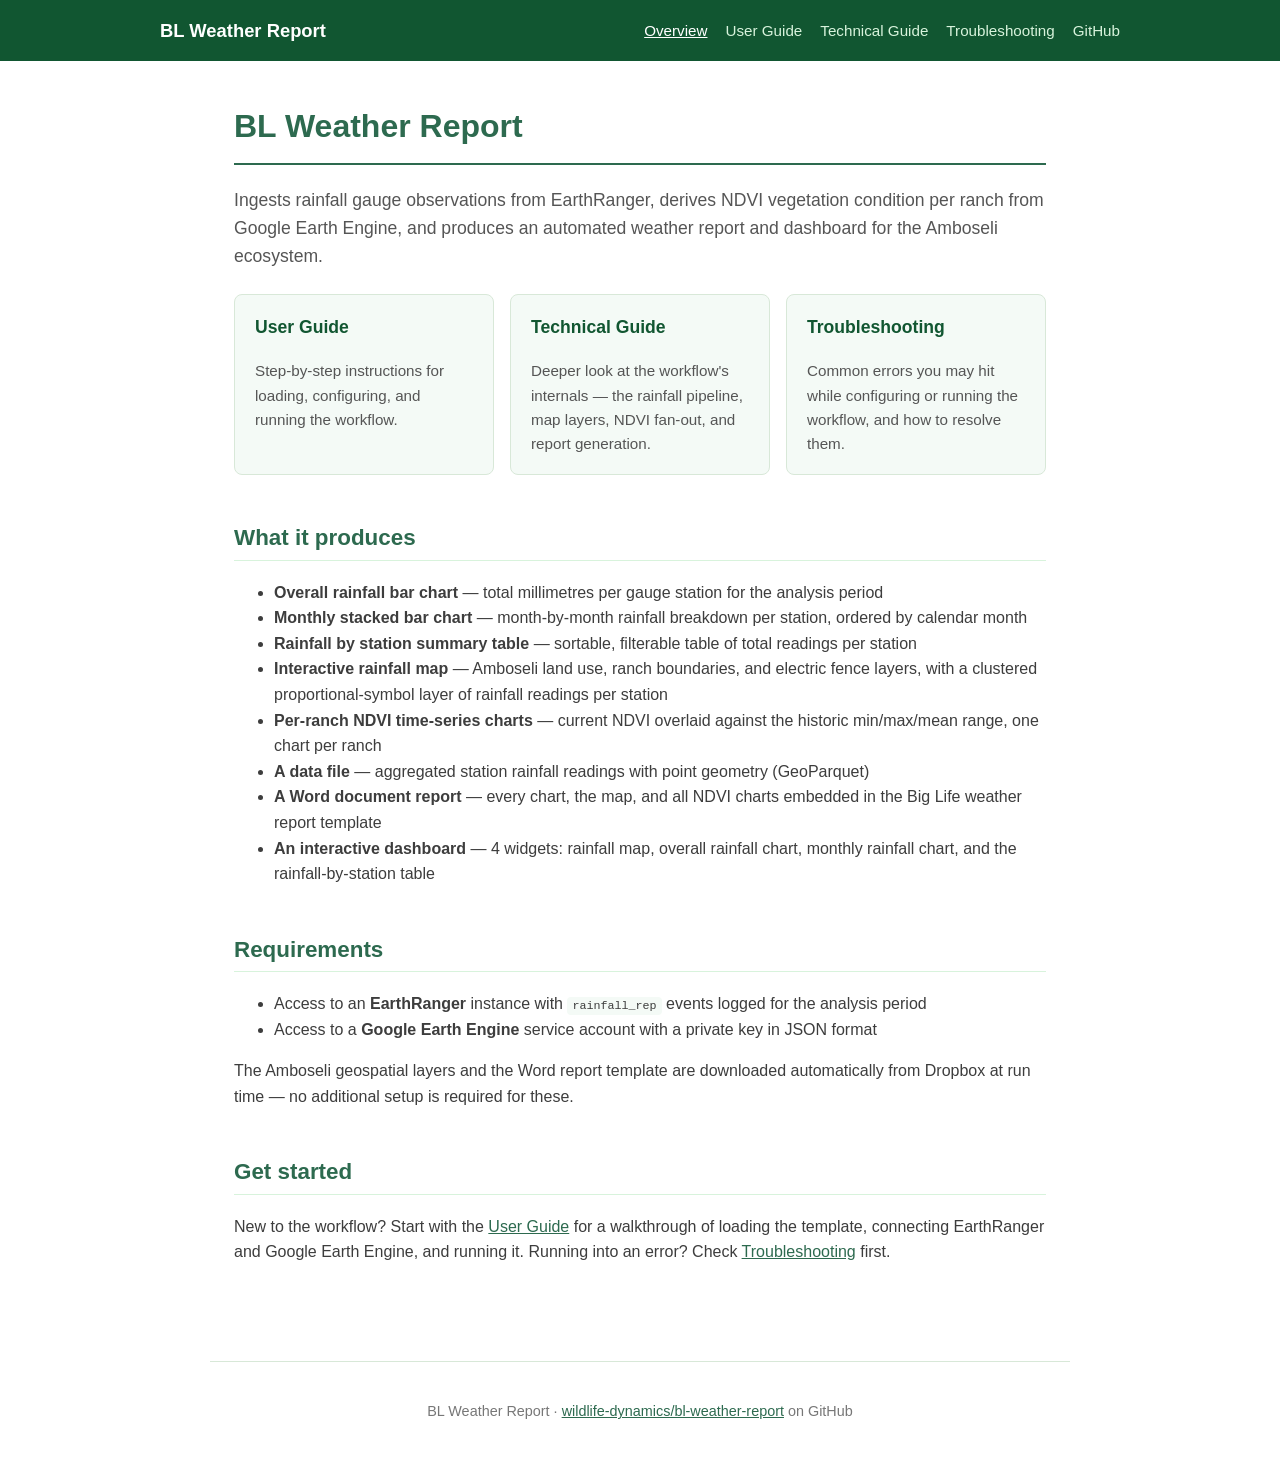
<file: docs/index.html>
<!DOCTYPE html>
<html lang="en">
<head>
  <meta charset="utf-8" />
  <meta name="viewport" content="width=device-width, initial-scale=1.0" />
  <title>BL Weather Report</title>
  <link rel="stylesheet" href="assets/style.css" />
</head>
<body>
  <header class="site-header">
    <div class="bar">
      <a class="brand" href="index.html">BL Weather Report</a>
      <nav>
        <a href="index.html" class="active">Overview</a>
        <a href="user-guide.html">User Guide</a>
        <a href="technical-guide.html">Technical Guide</a>
        <a href="troubleshooting.html">Troubleshooting</a>
        <a href="https://github.com/wildlife-dynamics/bl-weather-report">GitHub</a>
      </nav>
    </div>
  </header>

  <main>
    <h1>BL Weather Report</h1>
    <p class="lede">Ingests rainfall gauge observations from EarthRanger, derives NDVI vegetation condition per ranch from Google Earth Engine, and produces an automated weather report and dashboard for the Amboseli ecosystem.</p>

    <div class="card-grid">
      <a class="card" href="user-guide.html">
        <h3>User Guide</h3>
        <p>Step-by-step instructions for loading, configuring, and running the workflow.</p>
      </a>
      <a class="card" href="technical-guide.html">
        <h3>Technical Guide</h3>
        <p>Deeper look at the workflow's internals — the rainfall pipeline, map layers, NDVI fan-out, and report generation.</p>
      </a>
      <a class="card" href="troubleshooting.html">
        <h3>Troubleshooting</h3>
        <p>Common errors you may hit while configuring or running the workflow, and how to resolve them.</p>
      </a>
    </div>

    <h2>What it produces</h2>
    <ul>
      <li><strong>Overall rainfall bar chart</strong> &mdash; total millimetres per gauge station for the analysis period</li>
      <li><strong>Monthly stacked bar chart</strong> &mdash; month-by-month rainfall breakdown per station, ordered by calendar month</li>
      <li><strong>Rainfall by station summary table</strong> &mdash; sortable, filterable table of total readings per station</li>
      <li><strong>Interactive rainfall map</strong> &mdash; Amboseli land use, ranch boundaries, and electric fence layers, with a clustered proportional-symbol layer of rainfall readings per station</li>
      <li><strong>Per-ranch NDVI time-series charts</strong> &mdash; current NDVI overlaid against the historic min/max/mean range, one chart per ranch</li>
      <li><strong>A data file</strong> &mdash; aggregated station rainfall readings with point geometry (GeoParquet)</li>
      <li><strong>A Word document report</strong> &mdash; every chart, the map, and all NDVI charts embedded in the Big Life weather report template</li>
      <li><strong>An interactive dashboard</strong> &mdash; 4 widgets: rainfall map, overall rainfall chart, monthly rainfall chart, and the rainfall-by-station table</li>
    </ul>

    <h2>Requirements</h2>
    <ul>
      <li>Access to an <strong>EarthRanger</strong> instance with <code>rainfall_rep</code> events logged for the analysis period</li>
      <li>Access to a <strong>Google Earth Engine</strong> service account with a private key in JSON format</li>
    </ul>
    <p>The Amboseli geospatial layers and the Word report template are downloaded automatically from Dropbox at run time &mdash; no additional setup is required for these.</p>

    <h2>Get started</h2>
    <p>New to the workflow? Start with the <a href="user-guide.html">User Guide</a> for a walkthrough of loading the template, connecting EarthRanger and Google Earth Engine, and running it. Running into an error? Check <a href="troubleshooting.html">Troubleshooting</a> first.</p>
  </main>

  <footer class="site-footer">
    <p>BL Weather Report &middot; <a href="https://github.com/wildlife-dynamics/bl-weather-report">wildlife-dynamics/bl-weather-report</a> on GitHub</p>
  </footer>
</body>
</html>
</file>
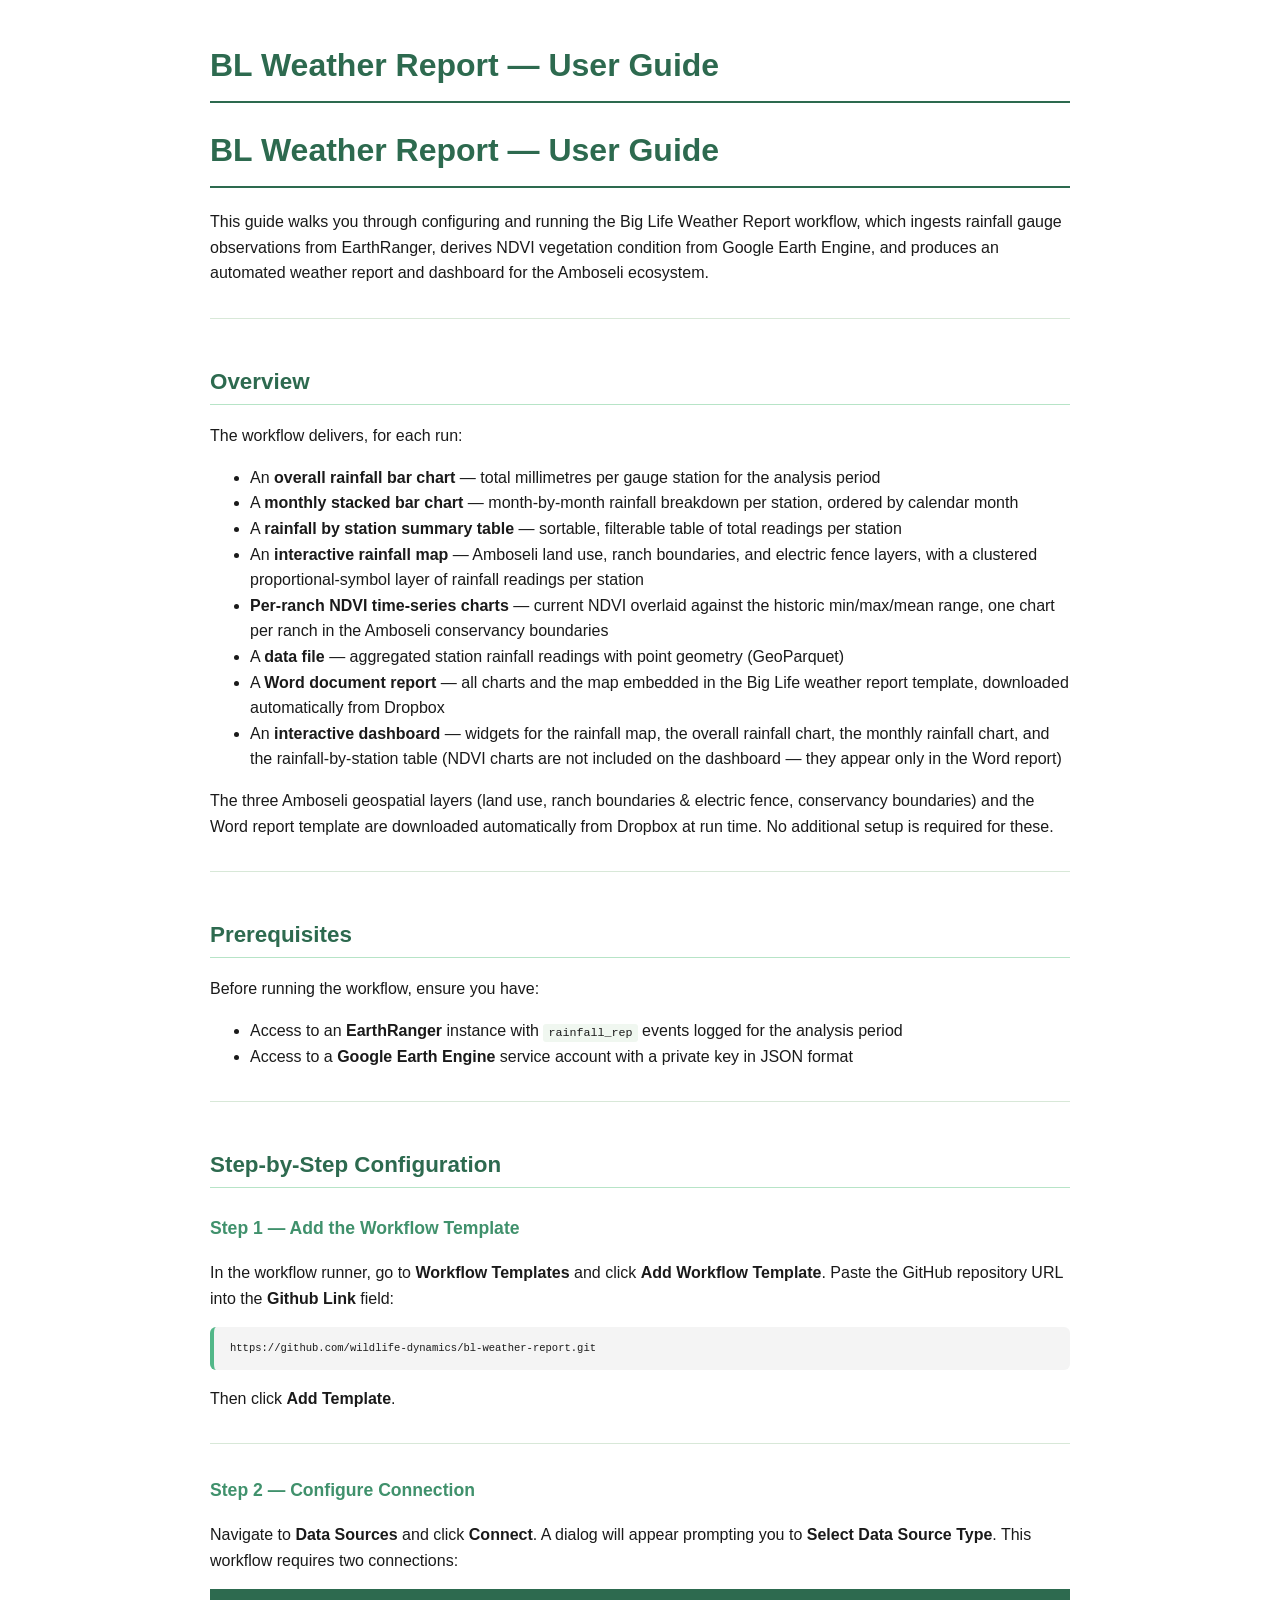
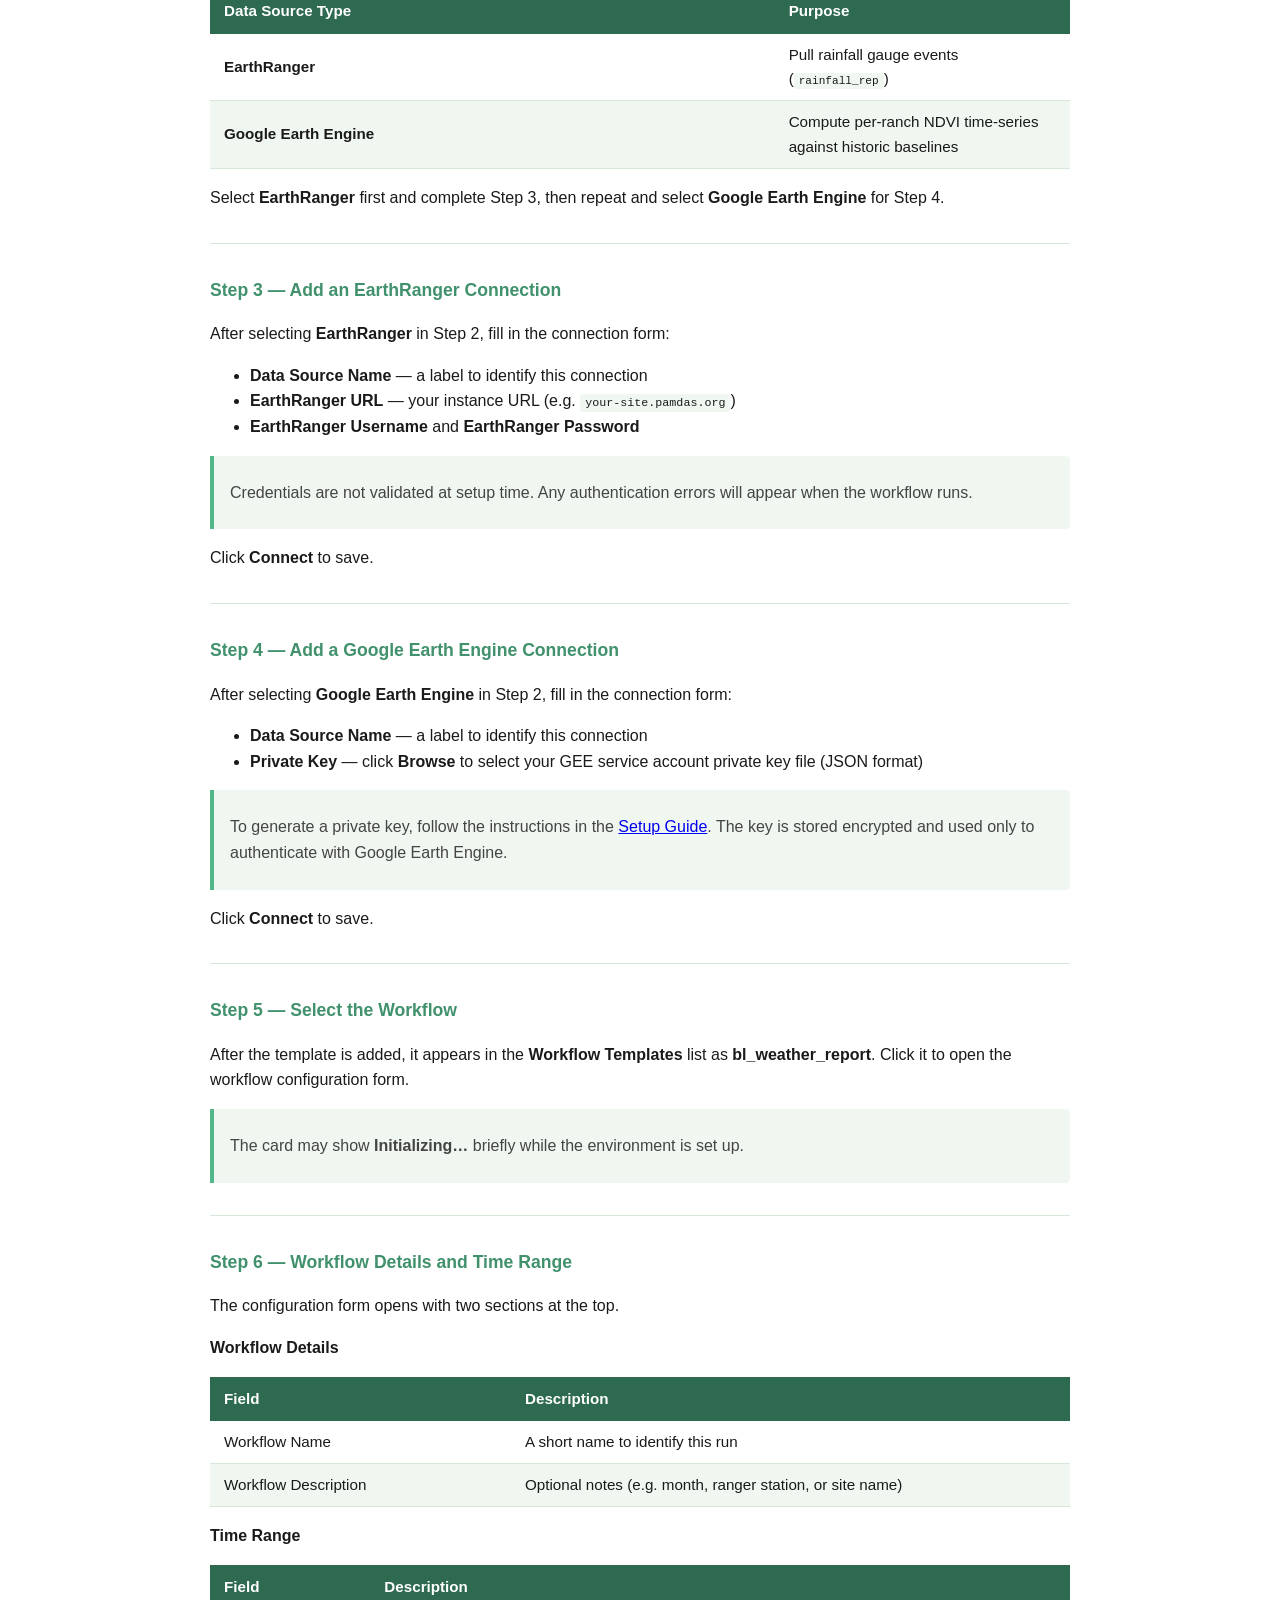
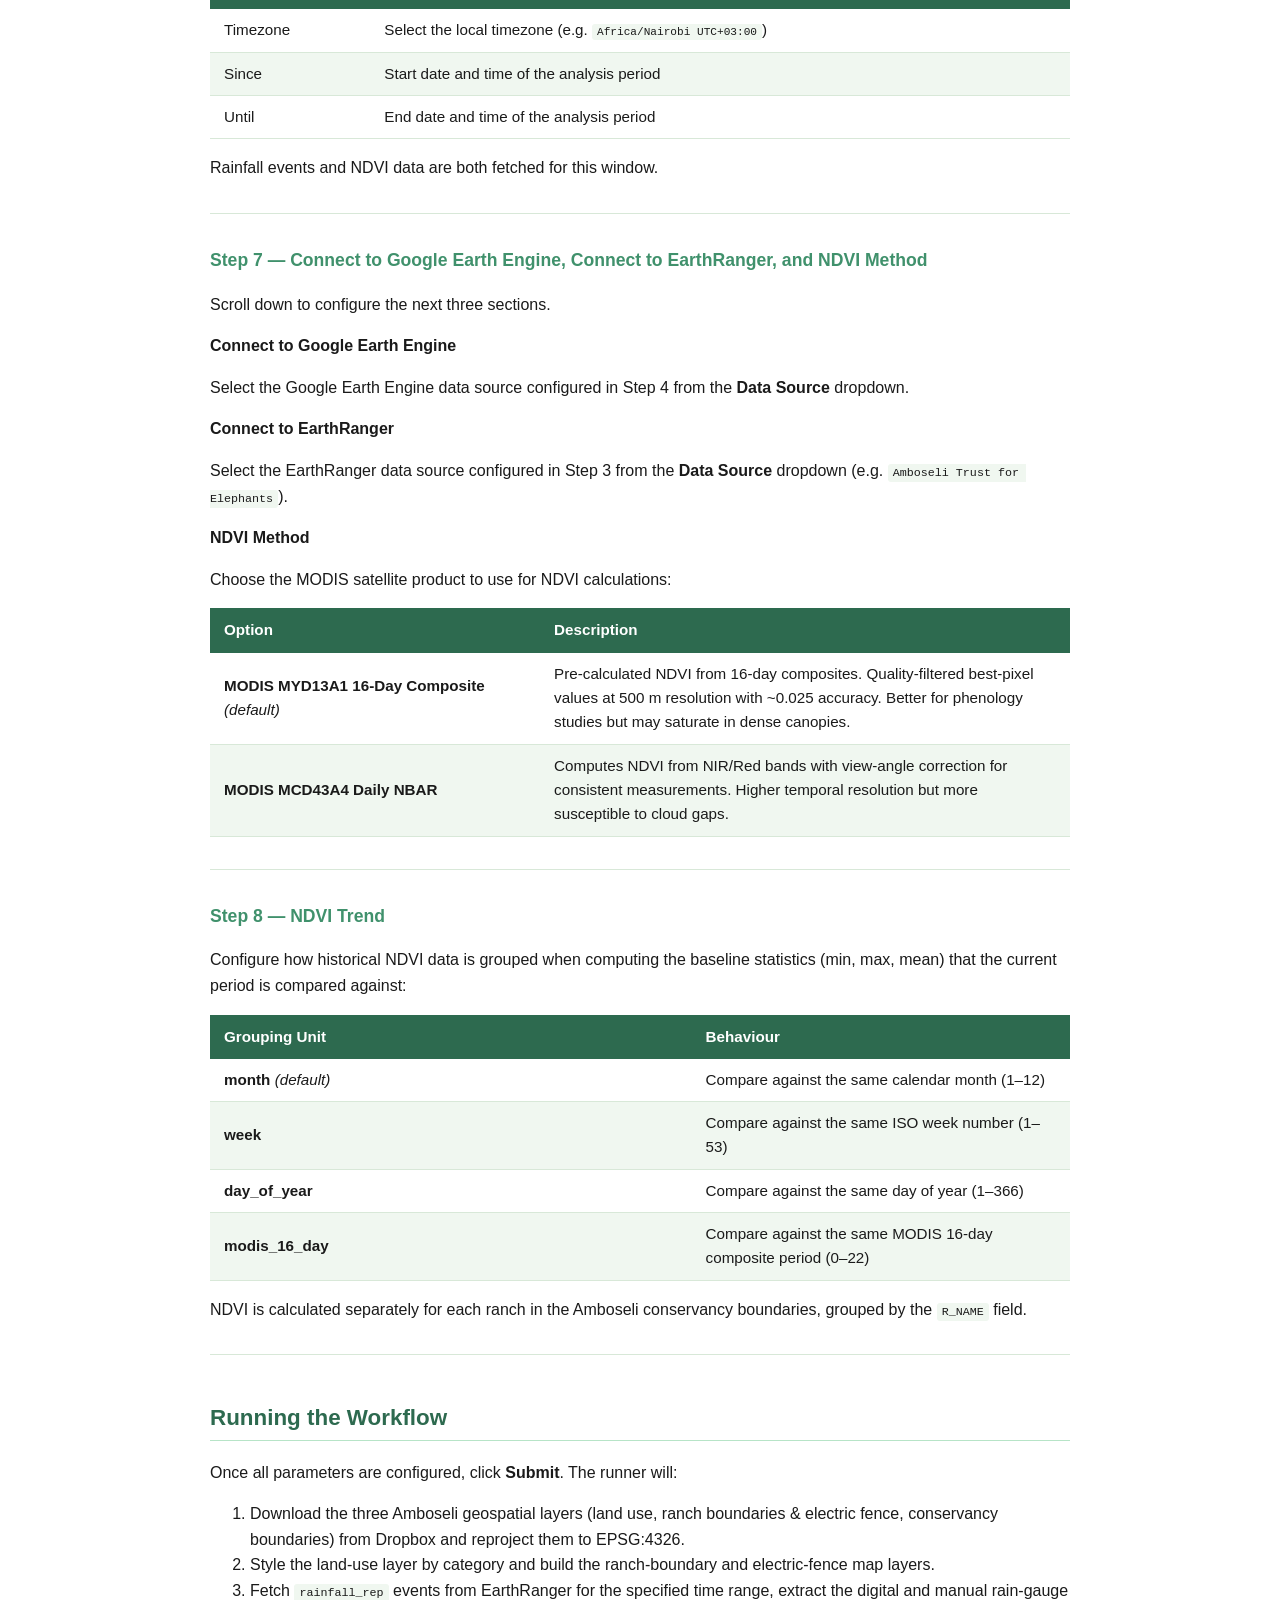
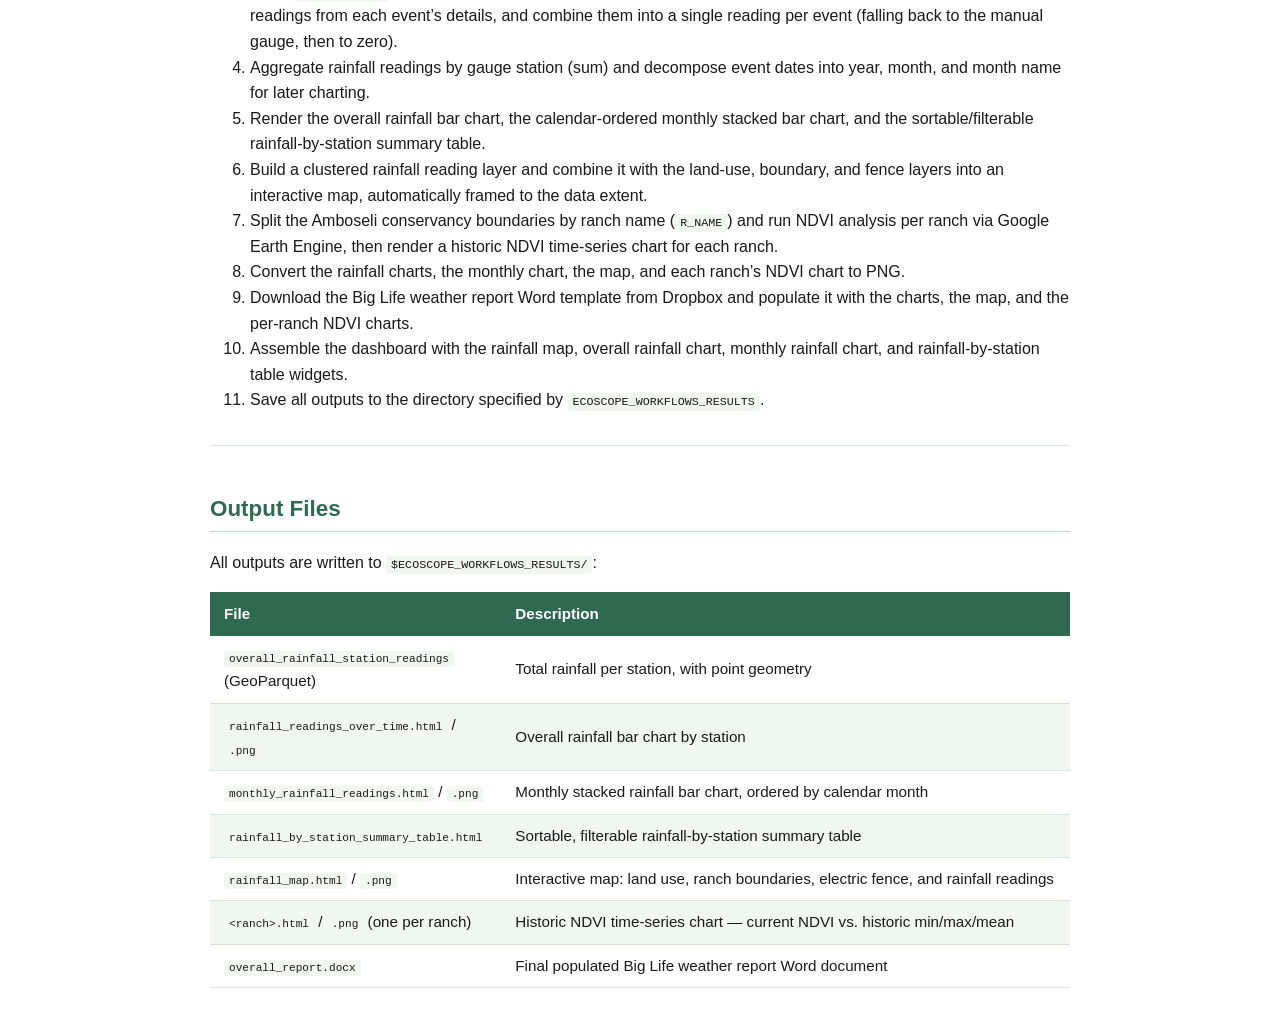
<file: README.html>
<!DOCTYPE html>
<html xmlns="http://www.w3.org/1999/xhtml" lang xml:lang>
<head>
  <meta charset="utf-8" />
  <meta name="generator" content="pandoc" />
  <meta name="viewport" content="width=device-width, initial-scale=1.0, user-scalable=yes" />
  <title>BL Weather Report — User Guide</title>
  <style>
    code{white-space: pre-wrap;}
    span.smallcaps{font-variant: small-caps;}
    span.underline{text-decoration: underline;}
    div.column{display: inline-block; vertical-align: top; width: 50%;}
    div.hanging-indent{margin-left: 1.5em; text-indent: -1.5em;}
    ul.task-list{list-style: none;}
    .display.math{display: block; text-align: center; margin: 0.5rem auto;}
  </style>
  <link rel="stylesheet" href="data:text/css,body%20%7B%20font%2Dfamily%3A%20%2Dapple%2Dsystem%2C%20BlinkMacSystemFont%2C%20%22Segoe%20UI%22%2C%20sans%2Dserif%3B%20max%2Dwidth%3A%20860px%3B%20margin%3A%2040px%20auto%3B%20padding%3A%200%2024px%3B%20color%3A%20%231a1a1a%3B%20line%2Dheight%3A%201%2E6%3B%20%7D%0Ah1%20%7B%20font%2Dsize%3A%202em%3B%20border%2Dbottom%3A%202px%20solid%20%232d6a4f%3B%20padding%2Dbottom%3A%2010px%3B%20color%3A%20%232d6a4f%3B%20%7D%0Ah2%20%7B%20font%2Dsize%3A%201%2E4em%3B%20color%3A%20%232d6a4f%3B%20margin%2Dtop%3A%202em%3B%20border%2Dbottom%3A%201px%20solid%20%23b7e4c7%3B%20padding%2Dbottom%3A%204px%3B%20%7D%0Ah3%20%7B%20font%2Dsize%3A%201%2E1em%3B%20color%3A%20%2340916c%3B%20margin%2Dtop%3A%201%2E5em%3B%20%7D%0Ah4%20%7B%20font%2Dsize%3A%201em%3B%20color%3A%20%2352b788%3B%20%7D%0Aimg%20%7B%20max%2Dwidth%3A%20100%25%3B%20border%3A%201px%20solid%20%23d8e8d8%3B%20border%2Dradius%3A%206px%3B%20margin%3A%2016px%200%3B%20box%2Dshadow%3A%200%202px%208px%20rgba%280%2C0%2C0%2C0%2E1%29%3B%20%7D%0Apre%20%7B%20background%3A%20%23f4f4f4%3B%20padding%3A%2012px%2016px%3B%20border%2Dradius%3A%206px%3B%20font%2Dsize%3A%200%2E9em%3B%20overflow%2Dx%3A%20auto%3B%20border%2Dleft%3A%204px%20solid%20%2352b788%3B%20%7D%0Acode%20%7B%20background%3A%20%23f0f7f0%3B%20padding%3A%202px%205px%3B%20border%2Dradius%3A%203px%3B%20font%2Dsize%3A%200%2E9em%3B%20%7D%0Apre%20code%20%7B%20background%3A%20none%3B%20padding%3A%200%3B%20%7D%0Atable%20%7B%20border%2Dcollapse%3A%20collapse%3B%20width%3A%20100%25%3B%20margin%3A%2016px%200%3B%20font%2Dsize%3A%200%2E95em%3B%20%7D%0Ath%20%7B%20background%3A%20%232d6a4f%3B%20color%3A%20white%3B%20padding%3A%2010px%2014px%3B%20text%2Dalign%3A%20left%3B%20%7D%0Atd%20%7B%20padding%3A%209px%2014px%3B%20border%2Dbottom%3A%201px%20solid%20%23d8e8d8%3B%20%7D%0Atr%3Anth%2Dchild%28even%29%20td%20%7B%20background%3A%20%23f0f7f0%3B%20%7D%0Ahr%20%7B%20border%3A%20none%3B%20border%2Dtop%3A%201px%20solid%20%23d8e8d8%3B%20margin%3A%202em%200%3B%20%7D%0Ablockquote%20%7B%20border%2Dleft%3A%204px%20solid%20%2352b788%3B%20margin%3A%201em%200%3B%20padding%3A%208px%2016px%3B%20background%3A%20%23f0f7f0%3B%20color%3A%20%23444%3B%20border%2Dradius%3A%200%204px%204px%200%3B%20%7D%0A" />
  <!--[if lt IE 9]>
    <script src="//cdnjs.cloudflare.com/ajax/libs/html5shiv/3.7.3/html5shiv-printshiv.min.js"></script>
  <![endif]-->
</head>
<body>
<header id="title-block-header">
<h1 class="title">BL Weather Report — User Guide</h1>
</header>
<h1 id="bl-weather-report-user-guide">BL Weather Report — User Guide</h1>
<p>This guide walks you through configuring and running the Big Life Weather Report workflow, which ingests rainfall gauge observations from EarthRanger, derives NDVI vegetation condition from Google Earth Engine, and produces an automated weather report and dashboard for the Amboseli ecosystem.</p>
<hr />
<h2 id="overview">Overview</h2>
<p>The workflow delivers, for each run:</p>
<ul>
<li>An <strong>overall rainfall bar chart</strong> — total millimetres per gauge station for the analysis period</li>
<li>A <strong>monthly stacked bar chart</strong> — month-by-month rainfall breakdown per station, ordered by calendar month</li>
<li>A <strong>rainfall by station summary table</strong> — sortable, filterable table of total readings per station</li>
<li>An <strong>interactive rainfall map</strong> — Amboseli land use, ranch boundaries, and electric fence layers, with a clustered proportional-symbol layer of rainfall readings per station</li>
<li><strong>Per-ranch NDVI time-series charts</strong> — current NDVI overlaid against the historic min/max/mean range, one chart per ranch in the Amboseli conservancy boundaries</li>
<li>A <strong>data file</strong> — aggregated station rainfall readings with point geometry (GeoParquet)</li>
<li>A <strong>Word document report</strong> — all charts and the map embedded in the Big Life weather report template, downloaded automatically from Dropbox</li>
<li>An <strong>interactive dashboard</strong> — widgets for the rainfall map, the overall rainfall chart, the monthly rainfall chart, and the rainfall-by-station table (NDVI charts are not included on the dashboard — they appear only in the Word report)</li>
</ul>
<p>The three Amboseli geospatial layers (land use, ranch boundaries &amp; electric fence, conservancy boundaries) and the Word report template are downloaded automatically from Dropbox at run time. No additional setup is required for these.</p>
<hr />
<h2 id="prerequisites">Prerequisites</h2>
<p>Before running the workflow, ensure you have:</p>
<ul>
<li>Access to an <strong>EarthRanger</strong> instance with <code>rainfall_rep</code> events logged for the analysis period</li>
<li>Access to a <strong>Google Earth Engine</strong> service account with a private key in JSON format</li>
</ul>
<hr />
<h2 id="step-by-step-configuration">Step-by-Step Configuration</h2>
<h3 id="step-1-add-the-workflow-template">Step 1 — Add the Workflow Template</h3>
<p>In the workflow runner, go to <strong>Workflow Templates</strong> and click <strong>Add Workflow Template</strong>. Paste the GitHub repository URL into the <strong>Github Link</strong> field:</p>
<pre><code>https://github.com/wildlife-dynamics/bl-weather-report.git</code></pre>
<p>Then click <strong>Add Template</strong>.</p>
<hr />
<h3 id="step-2-configure-connection">Step 2 — Configure Connection</h3>
<p>Navigate to <strong>Data Sources</strong> and click <strong>Connect</strong>. A dialog will appear prompting you to <strong>Select Data Source Type</strong>. This workflow requires two connections:</p>
<table>
<colgroup>
<col style="width: 65%" />
<col style="width: 34%" />
</colgroup>
<thead>
<tr class="header">
<th>Data Source Type</th>
<th>Purpose</th>
</tr>
</thead>
<tbody>
<tr class="odd">
<td><strong>EarthRanger</strong></td>
<td>Pull rainfall gauge events (<code>rainfall_rep</code>)</td>
</tr>
<tr class="even">
<td><strong>Google Earth Engine</strong></td>
<td>Compute per-ranch NDVI time-series against historic baselines</td>
</tr>
</tbody>
</table>
<p>Select <strong>EarthRanger</strong> first and complete Step 3, then repeat and select <strong>Google Earth Engine</strong> for Step 4.</p>
<hr />
<h3 id="step-3-add-an-earthranger-connection">Step 3 — Add an EarthRanger Connection</h3>
<p>After selecting <strong>EarthRanger</strong> in Step 2, fill in the connection form:</p>
<ul>
<li><strong>Data Source Name</strong> — a label to identify this connection</li>
<li><strong>EarthRanger URL</strong> — your instance URL (e.g. <code>your-site.pamdas.org</code>)</li>
<li><strong>EarthRanger Username</strong> and <strong>EarthRanger Password</strong></li>
</ul>
<blockquote>
<p>Credentials are not validated at setup time. Any authentication errors will appear when the workflow runs.</p>
</blockquote>
<p>Click <strong>Connect</strong> to save.</p>
<hr />
<h3 id="step-4-add-a-google-earth-engine-connection">Step 4 — Add a Google Earth Engine Connection</h3>
<p>After selecting <strong>Google Earth Engine</strong> in Step 2, fill in the connection form:</p>
<ul>
<li><strong>Data Source Name</strong> — a label to identify this connection</li>
<li><strong>Private Key</strong> — click <strong>Browse</strong> to select your GEE service account private key file (JSON format)</li>
</ul>
<blockquote>
<p>To generate a private key, follow the instructions in the <a href="https://developers.google.com/earth-engine/guides/service_account">Setup Guide</a>. The key is stored encrypted and used only to authenticate with Google Earth Engine.</p>
</blockquote>
<p>Click <strong>Connect</strong> to save.</p>
<hr />
<h3 id="step-5-select-the-workflow">Step 5 — Select the Workflow</h3>
<p>After the template is added, it appears in the <strong>Workflow Templates</strong> list as <strong>bl_weather_report</strong>. Click it to open the workflow configuration form.</p>
<blockquote>
<p>The card may show <strong>Initializing…</strong> briefly while the environment is set up.</p>
</blockquote>
<hr />
<h3 id="step-6-workflow-details-and-time-range">Step 6 — Workflow Details and Time Range</h3>
<p>The configuration form opens with two sections at the top.</p>
<p><strong>Workflow Details</strong></p>
<table>
<colgroup>
<col style="width: 35%" />
<col style="width: 65%" />
</colgroup>
<thead>
<tr class="header">
<th>Field</th>
<th>Description</th>
</tr>
</thead>
<tbody>
<tr class="odd">
<td>Workflow Name</td>
<td>A short name to identify this run</td>
</tr>
<tr class="even">
<td>Workflow Description</td>
<td>Optional notes (e.g. month, ranger station, or site name)</td>
</tr>
</tbody>
</table>
<p><strong>Time Range</strong></p>
<table>
<thead>
<tr class="header">
<th>Field</th>
<th>Description</th>
</tr>
</thead>
<tbody>
<tr class="odd">
<td>Timezone</td>
<td>Select the local timezone (e.g. <code>Africa/Nairobi UTC+03:00</code>)</td>
</tr>
<tr class="even">
<td>Since</td>
<td>Start date and time of the analysis period</td>
</tr>
<tr class="odd">
<td>Until</td>
<td>End date and time of the analysis period</td>
</tr>
</tbody>
</table>
<p>Rainfall events and NDVI data are both fetched for this window.</p>
<hr />
<h3 id="step-7-connect-to-google-earth-engine-connect-to-earthranger-and-ndvi-method">Step 7 — Connect to Google Earth Engine, Connect to EarthRanger, and NDVI Method</h3>
<p>Scroll down to configure the next three sections.</p>
<p><strong>Connect to Google Earth Engine</strong></p>
<p>Select the Google Earth Engine data source configured in Step 4 from the <strong>Data Source</strong> dropdown.</p>
<p><strong>Connect to EarthRanger</strong></p>
<p>Select the EarthRanger data source configured in Step 3 from the <strong>Data Source</strong> dropdown (e.g. <code>Amboseli Trust for Elephants</code>).</p>
<p><strong>NDVI Method</strong></p>
<p>Choose the MODIS satellite product to use for NDVI calculations:</p>
<table>
<colgroup>
<col style="width: 38%" />
<col style="width: 61%" />
</colgroup>
<thead>
<tr class="header">
<th>Option</th>
<th>Description</th>
</tr>
</thead>
<tbody>
<tr class="odd">
<td><strong>MODIS MYD13A1 16-Day Composite</strong> <em>(default)</em></td>
<td>Pre-calculated NDVI from 16-day composites. Quality-filtered best-pixel values at 500 m resolution with ~0.025 accuracy. Better for phenology studies but may saturate in dense canopies.</td>
</tr>
<tr class="even">
<td><strong>MODIS MCD43A4 Daily NBAR</strong></td>
<td>Computes NDVI from NIR/Red bands with view-angle correction for consistent measurements. Higher temporal resolution but more susceptible to cloud gaps.</td>
</tr>
</tbody>
</table>
<hr />
<h3 id="step-8-ndvi-trend">Step 8 — NDVI Trend</h3>
<p>Configure how historical NDVI data is grouped when computing the baseline statistics (min, max, mean) that the current period is compared against:</p>
<table>
<colgroup>
<col style="width: 56%" />
<col style="width: 44%" />
</colgroup>
<thead>
<tr class="header">
<th>Grouping Unit</th>
<th>Behaviour</th>
</tr>
</thead>
<tbody>
<tr class="odd">
<td><strong>month</strong> <em>(default)</em></td>
<td>Compare against the same calendar month (1–12)</td>
</tr>
<tr class="even">
<td><strong>week</strong></td>
<td>Compare against the same ISO week number (1–53)</td>
</tr>
<tr class="odd">
<td><strong>day_of_year</strong></td>
<td>Compare against the same day of year (1–366)</td>
</tr>
<tr class="even">
<td><strong>modis_16_day</strong></td>
<td>Compare against the same MODIS 16-day composite period (0–22)</td>
</tr>
</tbody>
</table>
<p>NDVI is calculated separately for each ranch in the Amboseli conservancy boundaries, grouped by the <code>R_NAME</code> field.</p>
<hr />
<h2 id="running-the-workflow">Running the Workflow</h2>
<p>Once all parameters are configured, click <strong>Submit</strong>. The runner will:</p>
<ol type="1">
<li>Download the three Amboseli geospatial layers (land use, ranch boundaries &amp; electric fence, conservancy boundaries) from Dropbox and reproject them to EPSG:4326.</li>
<li>Style the land-use layer by category and build the ranch-boundary and electric-fence map layers.</li>
<li>Fetch <code>rainfall_rep</code> events from EarthRanger for the specified time range, extract the digital and manual rain-gauge readings from each event’s details, and combine them into a single reading per event (falling back to the manual gauge, then to zero).</li>
<li>Aggregate rainfall readings by gauge station (sum) and decompose event dates into year, month, and month name for later charting.</li>
<li>Render the overall rainfall bar chart, the calendar-ordered monthly stacked bar chart, and the sortable/filterable rainfall-by-station summary table.</li>
<li>Build a clustered rainfall reading layer and combine it with the land-use, boundary, and fence layers into an interactive map, automatically framed to the data extent.</li>
<li>Split the Amboseli conservancy boundaries by ranch name (<code>R_NAME</code>) and run NDVI analysis per ranch via Google Earth Engine, then render a historic NDVI time-series chart for each ranch.</li>
<li>Convert the rainfall charts, the monthly chart, the map, and each ranch’s NDVI chart to PNG.</li>
<li>Download the Big Life weather report Word template from Dropbox and populate it with the charts, the map, and the per-ranch NDVI charts.</li>
<li>Assemble the dashboard with the rainfall map, overall rainfall chart, monthly rainfall chart, and rainfall-by-station table widgets.</li>
<li>Save all outputs to the directory specified by <code>ECOSCOPE_WORKFLOWS_RESULTS</code>.</li>
</ol>
<hr />
<h2 id="output-files">Output Files</h2>
<p>All outputs are written to <code>$ECOSCOPE_WORKFLOWS_RESULTS/</code>:</p>
<table>
<colgroup>
<col style="width: 31%" />
<col style="width: 68%" />
</colgroup>
<thead>
<tr class="header">
<th>File</th>
<th>Description</th>
</tr>
</thead>
<tbody>
<tr class="odd">
<td><code>overall_rainfall_station_readings</code> (GeoParquet)</td>
<td>Total rainfall per station, with point geometry</td>
</tr>
<tr class="even">
<td><code>rainfall_readings_over_time.html</code> / <code>.png</code></td>
<td>Overall rainfall bar chart by station</td>
</tr>
<tr class="odd">
<td><code>monthly_rainfall_readings.html</code> / <code>.png</code></td>
<td>Monthly stacked rainfall bar chart, ordered by calendar month</td>
</tr>
<tr class="even">
<td><code>rainfall_by_station_summary_table.html</code></td>
<td>Sortable, filterable rainfall-by-station summary table</td>
</tr>
<tr class="odd">
<td><code>rainfall_map.html</code> / <code>.png</code></td>
<td>Interactive map: land use, ranch boundaries, electric fence, and rainfall readings</td>
</tr>
<tr class="even">
<td><code>&lt;ranch&gt;.html</code> / <code>.png</code> (one per ranch)</td>
<td>Historic NDVI time-series chart — current NDVI vs. historic min/max/mean</td>
</tr>
<tr class="odd">
<td><code>overall_report.docx</code></td>
<td>Final populated Big Life weather report Word document</td>
</tr>
</tbody>
</table>
</body>
</html>
</file>
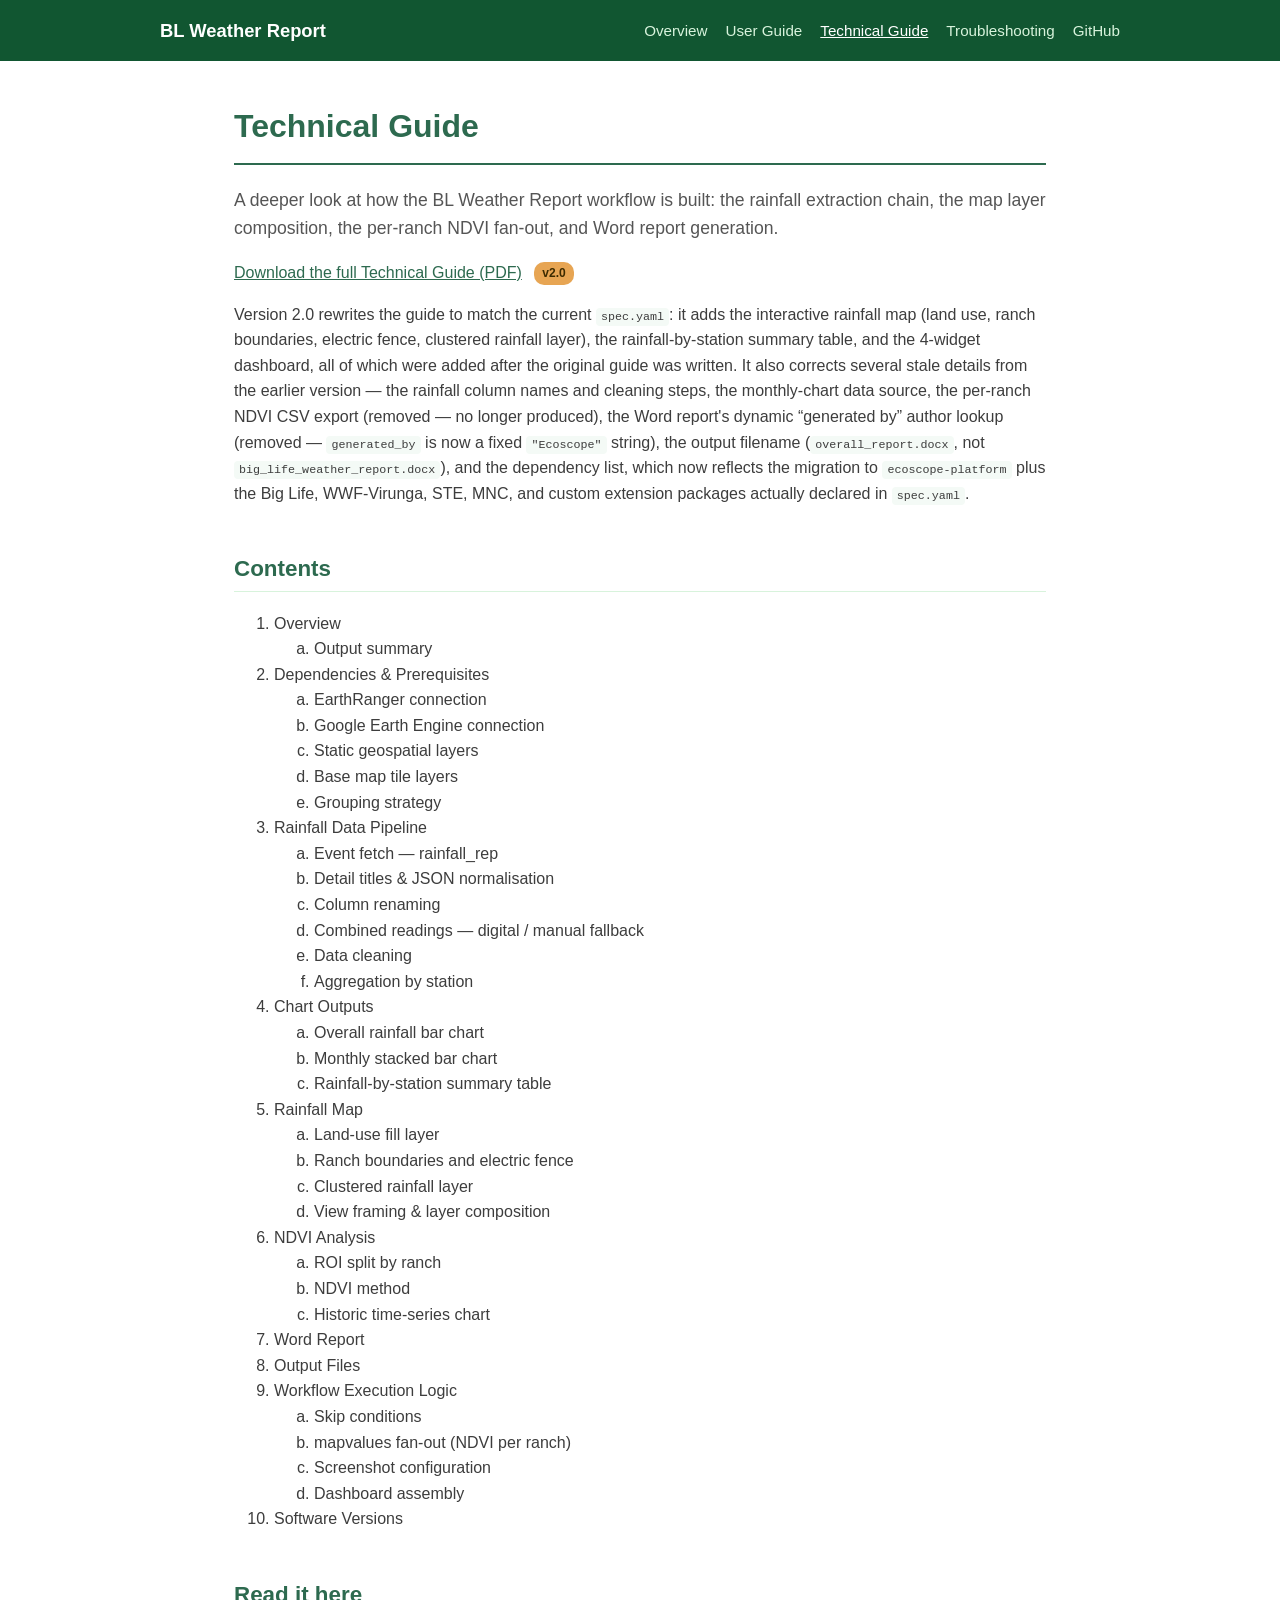
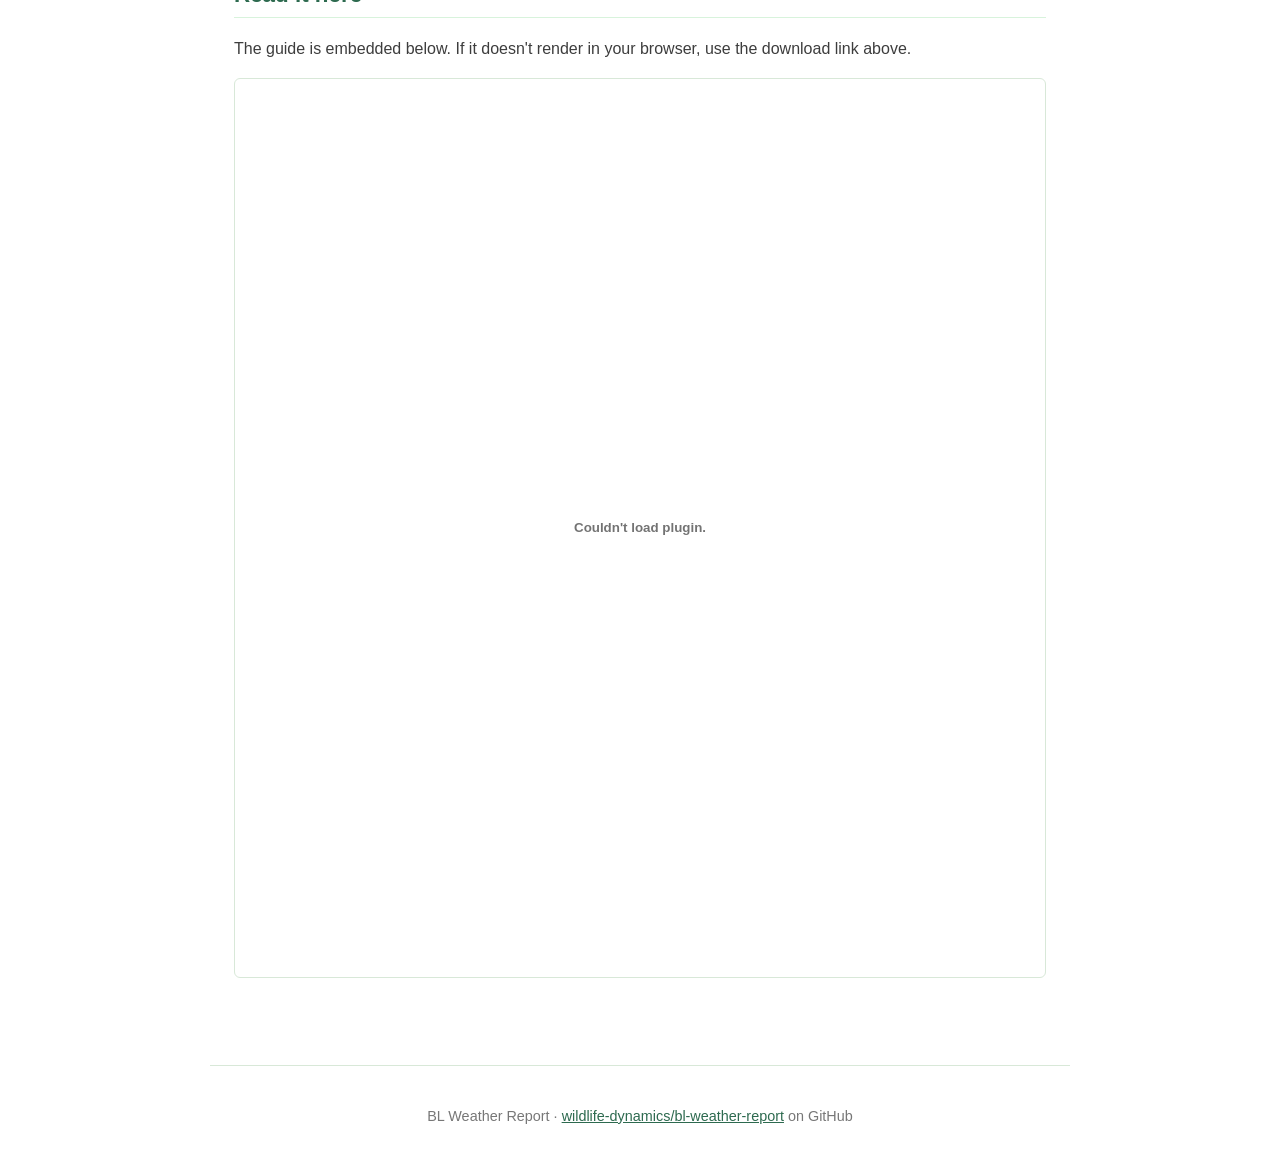
<file: docs/technical-guide.html>
<!DOCTYPE html>
<html lang="en">
<head>
  <meta charset="utf-8" />
  <meta name="viewport" content="width=device-width, initial-scale=1.0" />
  <title>Technical Guide — BL Weather Report</title>
  <link rel="stylesheet" href="assets/style.css" />
</head>
<body>
  <header class="site-header">
    <div class="bar">
      <a class="brand" href="index.html">BL Weather Report</a>
      <nav>
        <a href="index.html">Overview</a>
        <a href="user-guide.html">User Guide</a>
        <a href="technical-guide.html" class="active">Technical Guide</a>
        <a href="troubleshooting.html">Troubleshooting</a>
        <a href="https://github.com/wildlife-dynamics/bl-weather-report">GitHub</a>
      </nav>
    </div>
  </header>

  <main>
    <h1>Technical Guide</h1>
    <p class="lede">A deeper look at how the BL Weather Report workflow is built: the rainfall extraction chain, the map layer composition, the per-ranch NDVI fan-out, and Word report generation.</p>

    <p>
      <a href="assets/bl_weather_report_technical_guide.pdf">Download the full Technical Guide (PDF)</a>
      <span class="badge">v2.0</span>
    </p>
    <p>Version 2.0 rewrites the guide to match the current <code>spec.yaml</code>: it adds the interactive rainfall map (land use, ranch boundaries, electric fence, clustered rainfall layer), the rainfall-by-station summary table, and the 4-widget dashboard, all of which were added after the original guide was written. It also corrects several stale details from the earlier version &mdash; the rainfall column names and cleaning steps, the monthly-chart data source, the per-ranch NDVI CSV export (removed &mdash; no longer produced), the Word report's dynamic &ldquo;generated by&rdquo; author lookup (removed &mdash; <code>generated_by</code> is now a fixed <code>"Ecoscope"</code> string), the output filename (<code>overall_report.docx</code>, not <code>big_life_weather_report.docx</code>), and the dependency list, which now reflects the migration to <code>ecoscope-platform</code> plus the Big Life, WWF-Virunga, STE, MNC, and custom extension packages actually declared in <code>spec.yaml</code>.</p>

    <h2>Contents</h2>
    <ol>
      <li>Overview
        <ol type="a"><li>Output summary</li></ol>
      </li>
      <li>Dependencies &amp; Prerequisites
        <ol type="a">
          <li>EarthRanger connection</li>
          <li>Google Earth Engine connection</li>
          <li>Static geospatial layers</li>
          <li>Base map tile layers</li>
          <li>Grouping strategy</li>
        </ol>
      </li>
      <li>Rainfall Data Pipeline
        <ol type="a">
          <li>Event fetch &mdash; rainfall_rep</li>
          <li>Detail titles &amp; JSON normalisation</li>
          <li>Column renaming</li>
          <li>Combined readings &mdash; digital / manual fallback</li>
          <li>Data cleaning</li>
          <li>Aggregation by station</li>
        </ol>
      </li>
      <li>Chart Outputs
        <ol type="a">
          <li>Overall rainfall bar chart</li>
          <li>Monthly stacked bar chart</li>
          <li>Rainfall-by-station summary table</li>
        </ol>
      </li>
      <li>Rainfall Map
        <ol type="a">
          <li>Land-use fill layer</li>
          <li>Ranch boundaries and electric fence</li>
          <li>Clustered rainfall layer</li>
          <li>View framing &amp; layer composition</li>
        </ol>
      </li>
      <li>NDVI Analysis
        <ol type="a">
          <li>ROI split by ranch</li>
          <li>NDVI method</li>
          <li>Historic time-series chart</li>
        </ol>
      </li>
      <li>Word Report</li>
      <li>Output Files</li>
      <li>Workflow Execution Logic
        <ol type="a">
          <li>Skip conditions</li>
          <li>mapvalues fan-out (NDVI per ranch)</li>
          <li>Screenshot configuration</li>
          <li>Dashboard assembly</li>
        </ol>
      </li>
      <li>Software Versions</li>
    </ol>

    <h2>Read it here</h2>
    <p>The guide is embedded below. If it doesn't render in your browser, use the download link above.</p>
    <embed src="assets/bl_weather_report_technical_guide.pdf" type="application/pdf" width="100%" height="900px" style="border: 1px solid #d8e8d8; border-radius: 6px;" />
  </main>

  <footer class="site-footer">
    <p>BL Weather Report &middot; <a href="https://github.com/wildlife-dynamics/bl-weather-report">wildlife-dynamics/bl-weather-report</a> on GitHub</p>
  </footer>
</body>
</html>
</file>
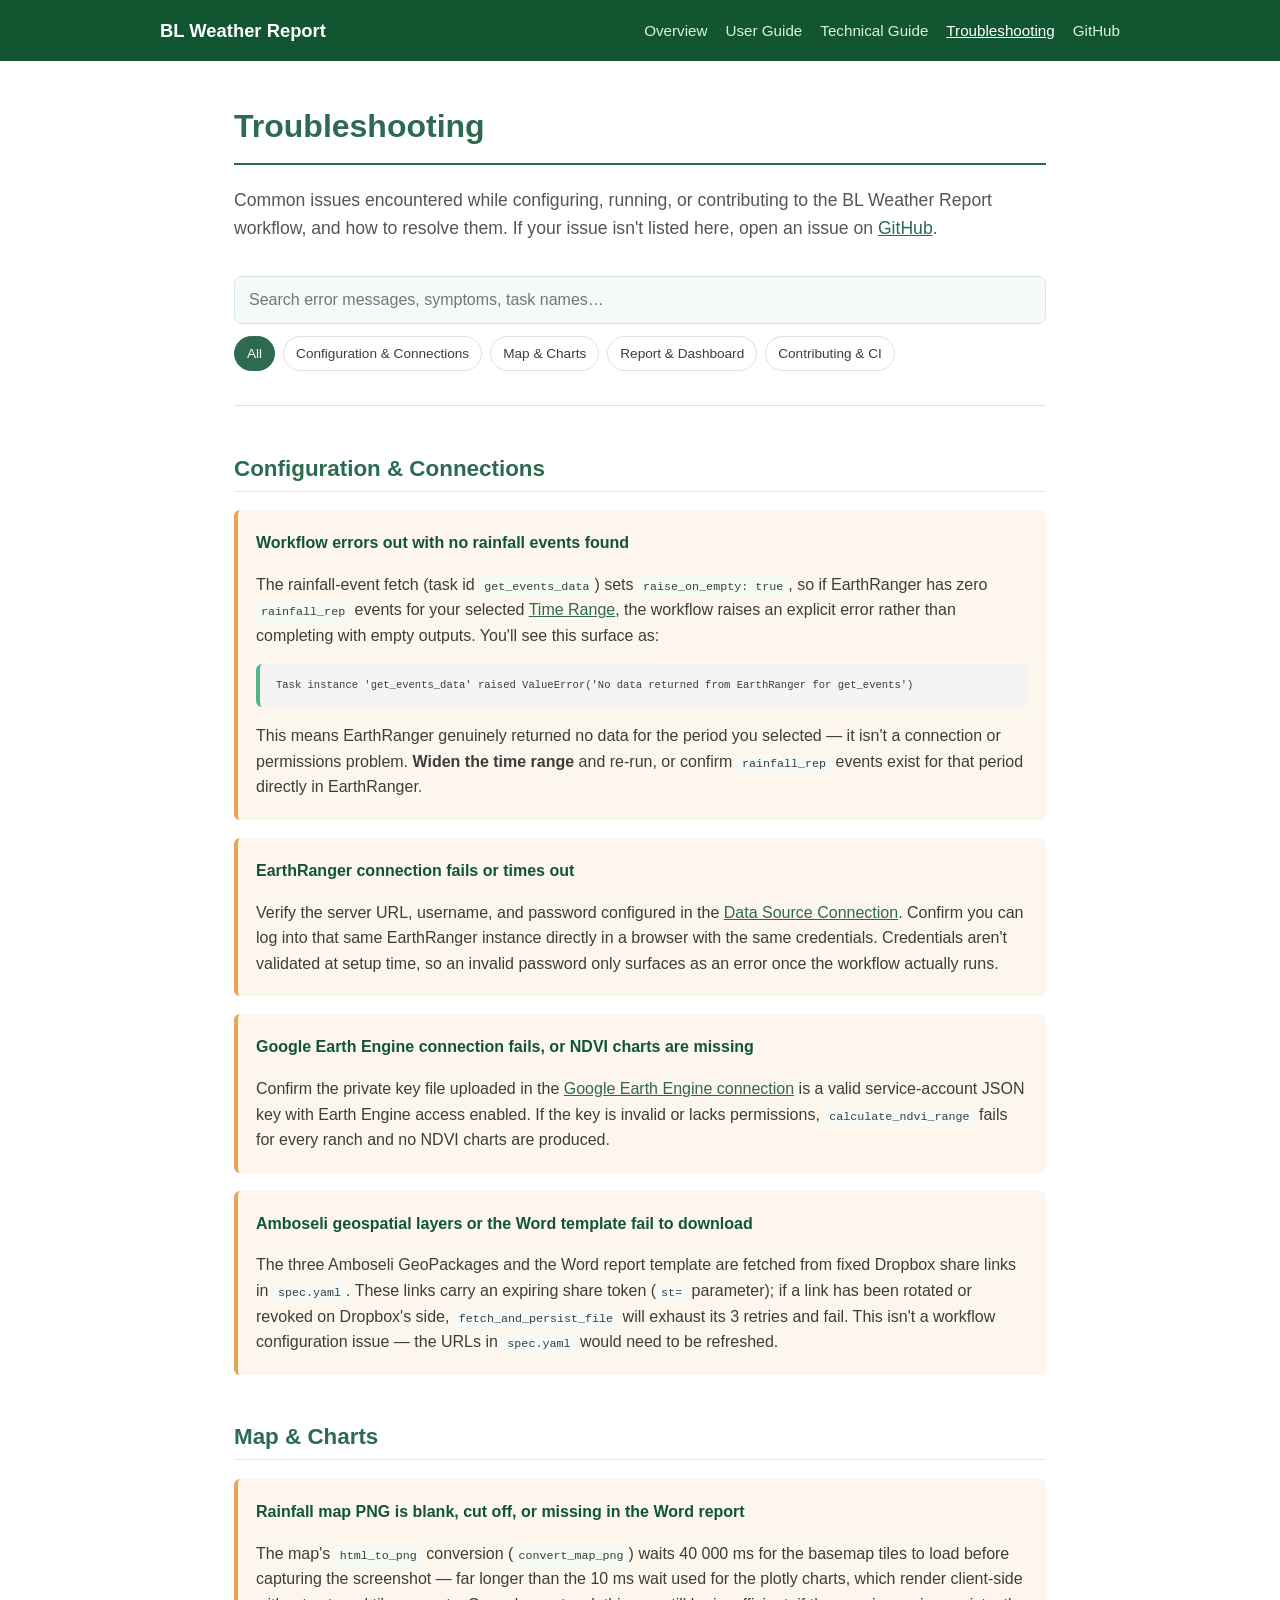
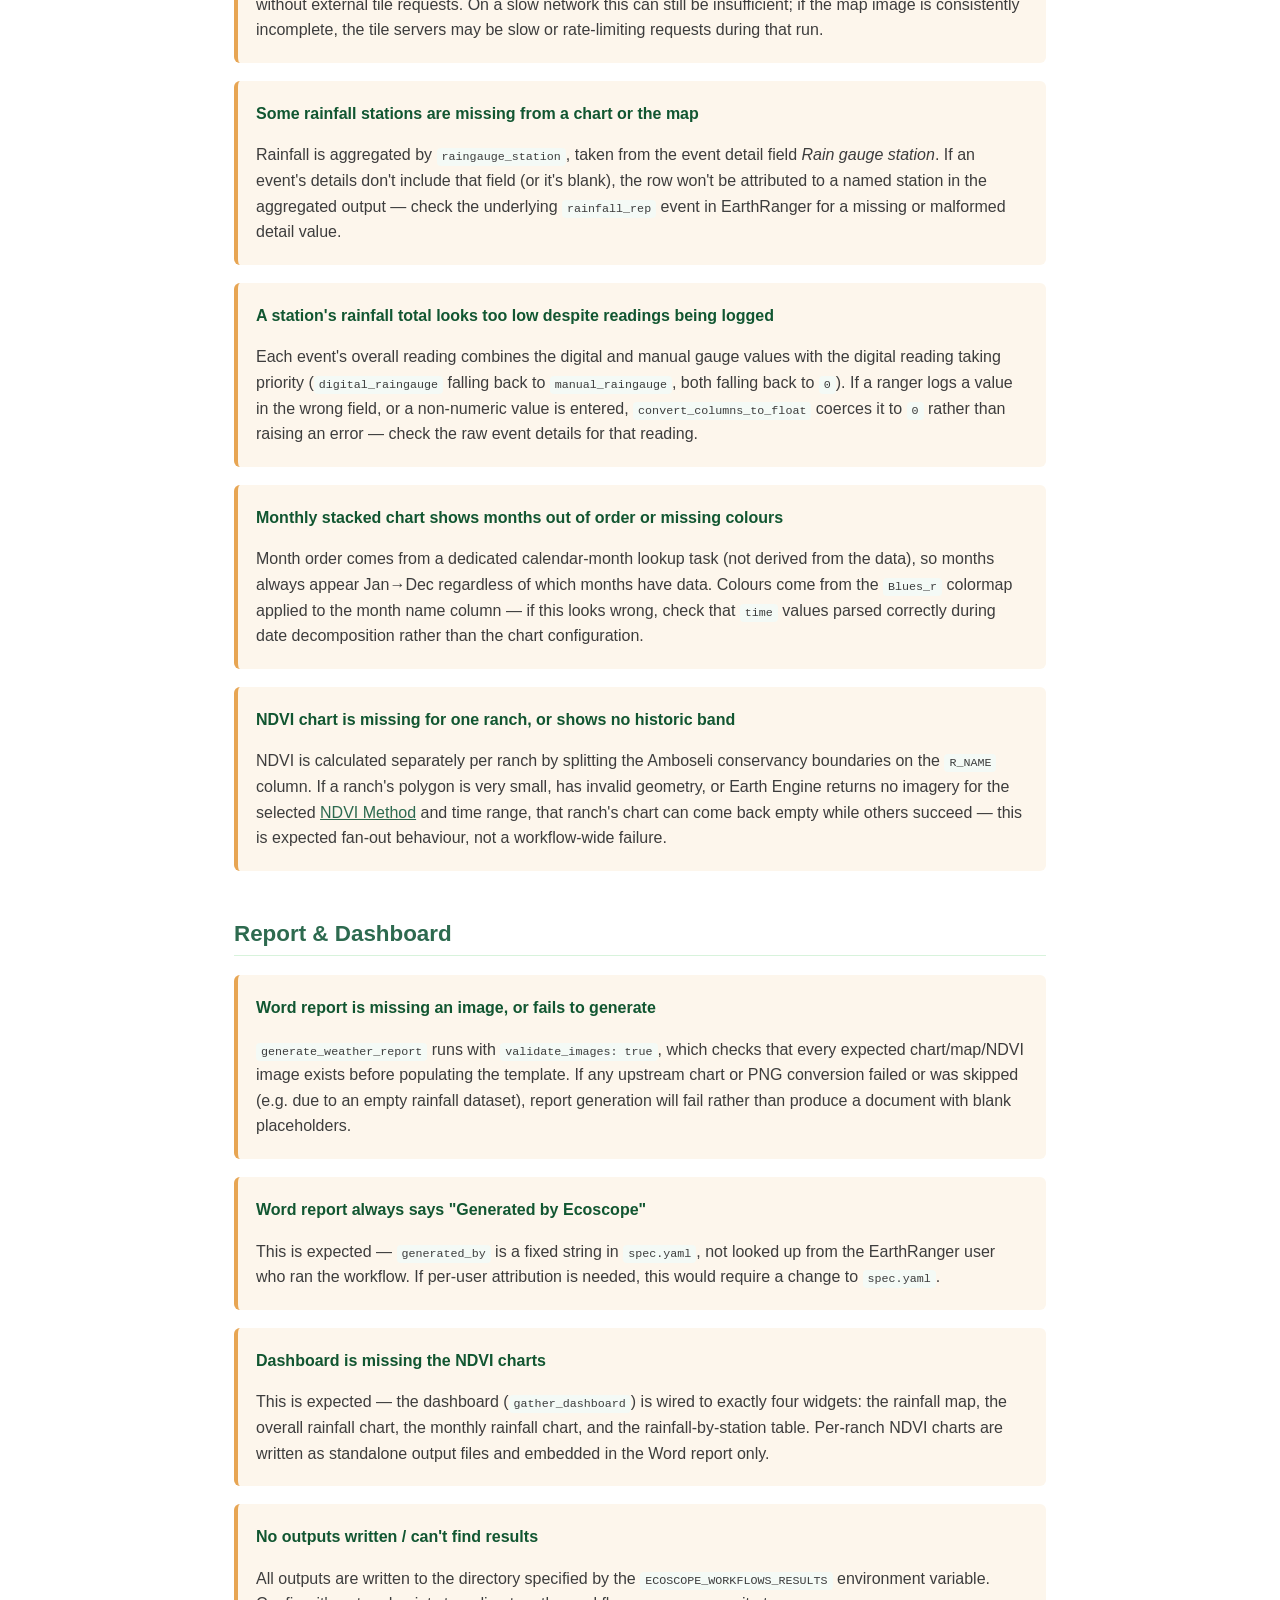
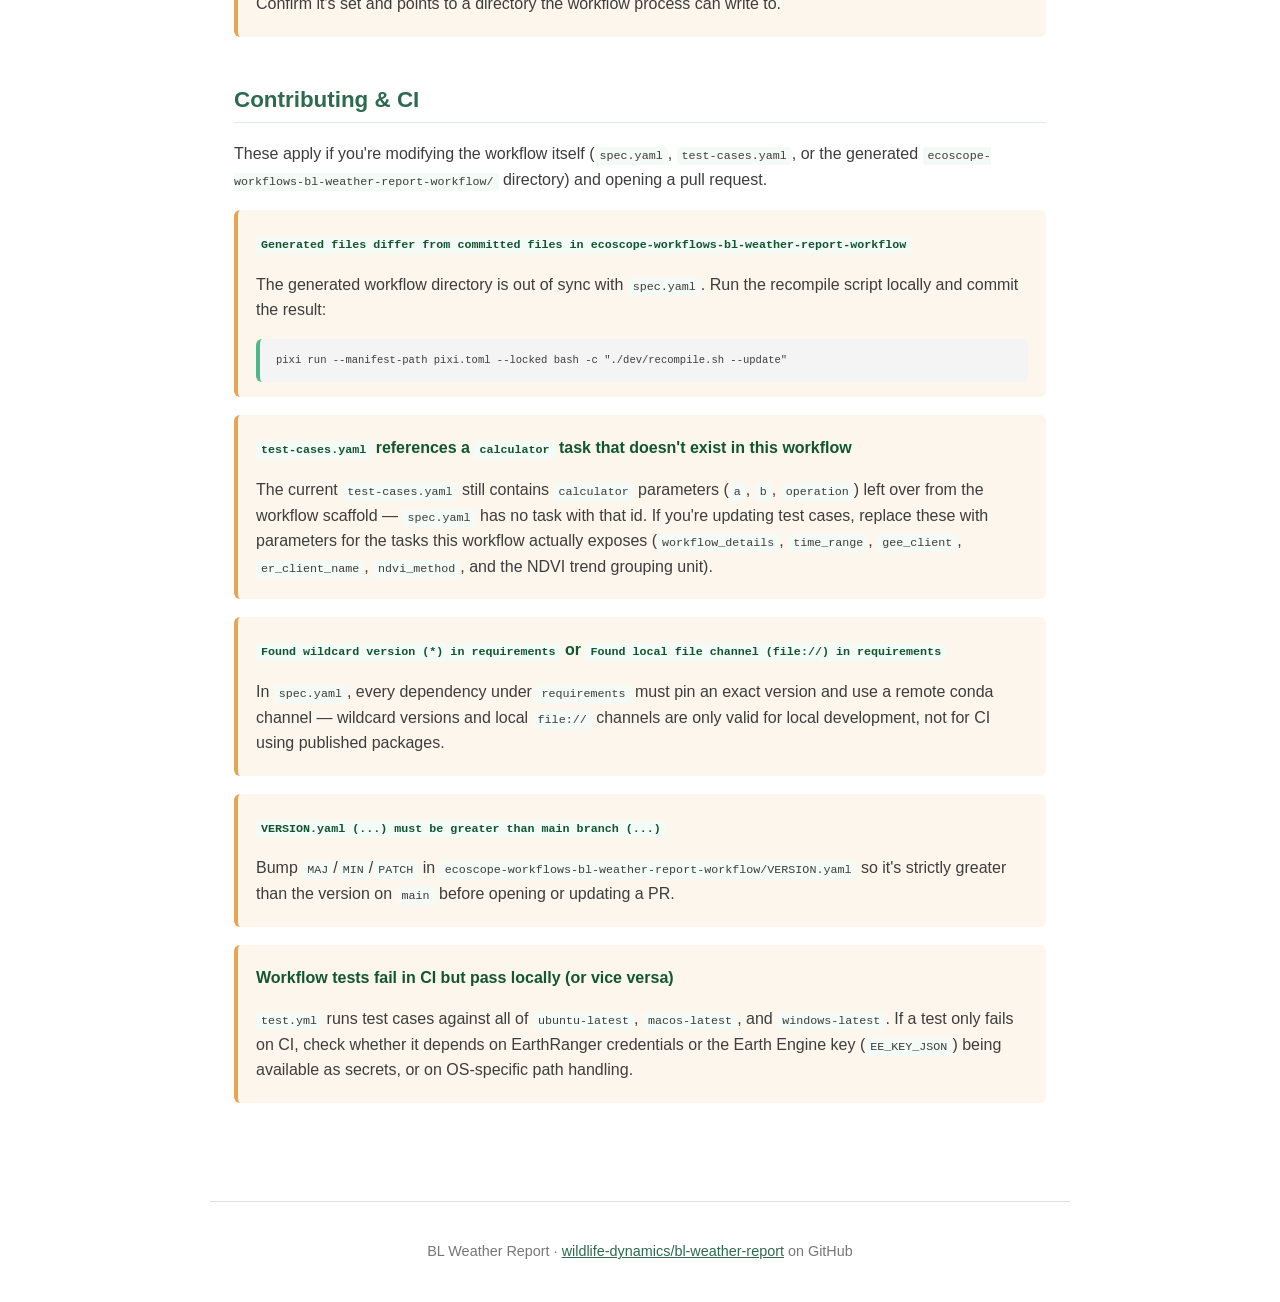
<file: docs/troubleshooting.html>
<!DOCTYPE html>
<html lang="en">
<head>
  <meta charset="utf-8" />
  <meta name="viewport" content="width=device-width, initial-scale=1.0" />
  <title>Troubleshooting — BL Weather Report</title>
  <link rel="stylesheet" href="assets/style.css" />
</head>
<body>
  <header class="site-header">
    <div class="bar">
      <a class="brand" href="index.html">BL Weather Report</a>
      <nav>
        <a href="index.html">Overview</a>
        <a href="user-guide.html">User Guide</a>
        <a href="technical-guide.html">Technical Guide</a>
        <a href="troubleshooting.html" class="active">Troubleshooting</a>
        <a href="https://github.com/wildlife-dynamics/bl-weather-report">GitHub</a>
      </nav>
    </div>
  </header>

  <main>
    <h1>Troubleshooting</h1>
    <p class="lede">Common issues encountered while configuring, running, or contributing to the BL Weather Report workflow, and how to resolve them. If your issue isn't listed here, open an issue on <a href="https://github.com/wildlife-dynamics/bl-weather-report/issues">GitHub</a>.</p>

    <div class="tb-controls">
      <input type="search" id="tb-search" class="tb-search-input" placeholder="Search error messages, symptoms, task names…" autocomplete="off" />
      <div class="tb-chips" id="tb-chips">
        <button type="button" class="tb-chip active" data-category="all">All</button>
        <button type="button" class="tb-chip" data-category="config">Configuration &amp; Connections</button>
        <button type="button" class="tb-chip" data-category="charts">Map &amp; Charts</button>
        <button type="button" class="tb-chip" data-category="report">Report &amp; Dashboard</button>
        <button type="button" class="tb-chip" data-category="ci">Contributing &amp; CI</button>
      </div>
      <p class="tb-count" id="tb-count"></p>
    </div>

    <p class="tb-no-results" id="tb-no-results" hidden>No matching issues. Try a different search term, or <a href="https://github.com/wildlife-dynamics/bl-weather-report/issues">open an issue on GitHub</a>.</p>

    <section class="tb-category" data-category="config">
      <h2>Configuration &amp; Connections</h2>

      <div class="error-block">
        <p class="symptom">Workflow errors out with no rainfall events found</p>
        <p>The rainfall-event fetch (task id <code>get_events_data</code>) sets <code>raise_on_empty: true</code>, so if EarthRanger has zero <code>rainfall_rep</code> events for your selected <a href="user-guide.html#workflow-details">Time Range</a>, the workflow raises an explicit error rather than completing with empty outputs. You'll see this surface as:</p>
        <pre><code>Task instance 'get_events_data' raised ValueError('No data returned from EarthRanger for get_events')</code></pre>
        <p>This means EarthRanger genuinely returned no data for the period you selected &mdash; it isn't a connection or permissions problem. <strong>Widen the time range</strong> and re-run, or confirm <code>rainfall_rep</code> events exist for that period directly in EarthRanger.</p>
      </div>

      <div class="error-block">
        <p class="symptom">EarthRanger connection fails or times out</p>
        <p>Verify the server URL, username, and password configured in the <a href="user-guide.html#connection">Data Source Connection</a>. Confirm you can log into that same EarthRanger instance directly in a browser with the same credentials. Credentials aren't validated at setup time, so an invalid password only surfaces as an error once the workflow actually runs.</p>
      </div>

      <div class="error-block">
        <p class="symptom">Google Earth Engine connection fails, or NDVI charts are missing</p>
        <p>Confirm the private key file uploaded in the <a href="user-guide.html#connection">Google Earth Engine connection</a> is a valid service-account JSON key with Earth Engine access enabled. If the key is invalid or lacks permissions, <code>calculate_ndvi_range</code> fails for every ranch and no NDVI charts are produced.</p>
      </div>

      <div class="error-block">
        <p class="symptom">Amboseli geospatial layers or the Word template fail to download</p>
        <p>The three Amboseli GeoPackages and the Word report template are fetched from fixed Dropbox share links in <code>spec.yaml</code>. These links carry an expiring share token (<code>st=</code> parameter); if a link has been rotated or revoked on Dropbox's side, <code>fetch_and_persist_file</code> will exhaust its 3 retries and fail. This isn't a workflow configuration issue &mdash; the URLs in <code>spec.yaml</code> would need to be refreshed.</p>
      </div>
    </section>

    <section class="tb-category" data-category="charts">
      <h2>Map &amp; Charts</h2>

      <div class="error-block">
        <p class="symptom">Rainfall map PNG is blank, cut off, or missing in the Word report</p>
        <p>The map's <code>html_to_png</code> conversion (<code>convert_map_png</code>) waits 40&nbsp;000&nbsp;ms for the basemap tiles to load before capturing the screenshot &mdash; far longer than the 10&nbsp;ms wait used for the plotly charts, which render client-side without external tile requests. On a slow network this can still be insufficient; if the map image is consistently incomplete, the tile servers may be slow or rate-limiting requests during that run.</p>
      </div>

      <div class="error-block">
        <p class="symptom">Some rainfall stations are missing from a chart or the map</p>
        <p>Rainfall is aggregated by <code>raingauge_station</code>, taken from the event detail field <em>Rain gauge station</em>. If an event's details don't include that field (or it's blank), the row won't be attributed to a named station in the aggregated output &mdash; check the underlying <code>rainfall_rep</code> event in EarthRanger for a missing or malformed detail value.</p>
      </div>

      <div class="error-block">
        <p class="symptom">A station's rainfall total looks too low despite readings being logged</p>
        <p>Each event's overall reading combines the digital and manual gauge values with the digital reading taking priority (<code>digital_raingauge</code> falling back to <code>manual_raingauge</code>, both falling back to <code>0</code>). If a ranger logs a value in the wrong field, or a non-numeric value is entered, <code>convert_columns_to_float</code> coerces it to <code>0</code> rather than raising an error &mdash; check the raw event details for that reading.</p>
      </div>

      <div class="error-block">
        <p class="symptom">Monthly stacked chart shows months out of order or missing colours</p>
        <p>Month order comes from a dedicated calendar-month lookup task (not derived from the data), so months always appear Jan&rarr;Dec regardless of which months have data. Colours come from the <code>Blues_r</code> colormap applied to the month name column &mdash; if this looks wrong, check that <code>time</code> values parsed correctly during date decomposition rather than the chart configuration.</p>
      </div>

      <div class="error-block">
        <p class="symptom">NDVI chart is missing for one ranch, or shows no historic band</p>
        <p>NDVI is calculated separately per ranch by splitting the Amboseli conservancy boundaries on the <code>R_NAME</code> column. If a ranch's polygon is very small, has invalid geometry, or Earth Engine returns no imagery for the selected <a href="user-guide.html#ndvi-method">NDVI Method</a> and time range, that ranch's chart can come back empty while others succeed &mdash; this is expected fan-out behaviour, not a workflow-wide failure.</p>
      </div>
    </section>

    <section class="tb-category" data-category="report">
      <h2>Report &amp; Dashboard</h2>

      <div class="error-block">
        <p class="symptom">Word report is missing an image, or fails to generate</p>
        <p><code>generate_weather_report</code> runs with <code>validate_images: true</code>, which checks that every expected chart/map/NDVI image exists before populating the template. If any upstream chart or PNG conversion failed or was skipped (e.g. due to an empty rainfall dataset), report generation will fail rather than produce a document with blank placeholders.</p>
      </div>

      <div class="error-block">
        <p class="symptom">Word report always says "Generated by Ecoscope"</p>
        <p>This is expected &mdash; <code>generated_by</code> is a fixed string in <code>spec.yaml</code>, not looked up from the EarthRanger user who ran the workflow. If per-user attribution is needed, this would require a change to <code>spec.yaml</code>.</p>
      </div>

      <div class="error-block">
        <p class="symptom">Dashboard is missing the NDVI charts</p>
        <p>This is expected &mdash; the dashboard (<code>gather_dashboard</code>) is wired to exactly four widgets: the rainfall map, the overall rainfall chart, the monthly rainfall chart, and the rainfall-by-station table. Per-ranch NDVI charts are written as standalone output files and embedded in the Word report only.</p>
      </div>

      <div class="error-block">
        <p class="symptom">No outputs written / can't find results</p>
        <p>All outputs are written to the directory specified by the <code>ECOSCOPE_WORKFLOWS_RESULTS</code> environment variable. Confirm it's set and points to a directory the workflow process can write to.</p>
      </div>
    </section>

    <section class="tb-category" data-category="ci">
      <h2>Contributing &amp; CI</h2>
      <p>These apply if you're modifying the workflow itself (<code>spec.yaml</code>, <code>test-cases.yaml</code>, or the generated <code>ecoscope-workflows-bl-weather-report-workflow/</code> directory) and opening a pull request.</p>

      <div class="error-block">
        <p class="symptom"><code>Generated files differ from committed files in ecoscope-workflows-bl-weather-report-workflow</code></p>
        <p>The generated workflow directory is out of sync with <code>spec.yaml</code>. Run the recompile script locally and commit the result:</p>
        <pre><code>pixi run --manifest-path pixi.toml --locked bash -c "./dev/recompile.sh --update"</code></pre>
      </div>

      <div class="error-block">
        <p class="symptom"><code>test-cases.yaml</code> references a <code>calculator</code> task that doesn't exist in this workflow</p>
        <p>The current <code>test-cases.yaml</code> still contains <code>calculator</code> parameters (<code>a</code>, <code>b</code>, <code>operation</code>) left over from the workflow scaffold &mdash; <code>spec.yaml</code> has no task with that id. If you're updating test cases, replace these with parameters for the tasks this workflow actually exposes (<code>workflow_details</code>, <code>time_range</code>, <code>gee_client</code>, <code>er_client_name</code>, <code>ndvi_method</code>, and the NDVI trend grouping unit).</p>
      </div>

      <div class="error-block">
        <p class="symptom"><code>Found wildcard version (*) in requirements</code> or <code>Found local file channel (file://) in requirements</code></p>
        <p>In <code>spec.yaml</code>, every dependency under <code>requirements</code> must pin an exact version and use a remote conda channel &mdash; wildcard versions and local <code>file://</code> channels are only valid for local development, not for CI using published packages.</p>
      </div>

      <div class="error-block">
        <p class="symptom"><code>VERSION.yaml (...) must be greater than main branch (...)</code></p>
        <p>Bump <code>MAJ</code>/<code>MIN</code>/<code>PATCH</code> in <code>ecoscope-workflows-bl-weather-report-workflow/VERSION.yaml</code> so it's strictly greater than the version on <code>main</code> before opening or updating a PR.</p>
      </div>

      <div class="error-block">
        <p class="symptom">Workflow tests fail in CI but pass locally (or vice versa)</p>
        <p><code>test.yml</code> runs test cases against all of <code>ubuntu-latest</code>, <code>macos-latest</code>, and <code>windows-latest</code>. If a test only fails on CI, check whether it depends on EarthRanger credentials or the Earth Engine key (<code>EE_KEY_JSON</code>) being available as secrets, or on OS-specific path handling.</p>
      </div>
    </section>
  </main>

  <script>
    (function () {
      var searchInput = document.getElementById('tb-search');
      var chips = document.querySelectorAll('.tb-chip');
      var categories = document.querySelectorAll('.tb-category');
      var noResults = document.getElementById('tb-no-results');
      var countEl = document.getElementById('tb-count');
      var activeCategory = 'all';

      function normalize(text) {
        return text.toLowerCase();
      }

      function applyFilters() {
        var query = normalize(searchInput.value.trim());
        var totalVisible = 0;

        categories.forEach(function (section) {
          var sectionCategory = section.getAttribute('data-category');
          var categoryMatches = activeCategory === 'all' || activeCategory === sectionCategory;
          var visibleInSection = 0;

          section.querySelectorAll('.error-block').forEach(function (block) {
            var text = normalize(block.textContent);
            var textMatches = query === '' || text.indexOf(query) !== -1;
            var show = categoryMatches && textMatches;
            block.hidden = !show;
            if (show) visibleInSection++;
          });

          section.hidden = !categoryMatches || visibleInSection === 0;
          totalVisible += visibleInSection;
        });

        noResults.hidden = totalVisible !== 0;
        countEl.textContent = query || activeCategory !== 'all'
          ? totalVisible + ' issue' + (totalVisible === 1 ? '' : 's') + ' found'
          : '';
      }

      searchInput.addEventListener('input', applyFilters);

      chips.forEach(function (chip) {
        chip.addEventListener('click', function () {
          chips.forEach(function (c) { c.classList.remove('active'); });
          chip.classList.add('active');
          activeCategory = chip.getAttribute('data-category');
          applyFilters();
        });
      });

      applyFilters();
    })();
  </script>

  <footer class="site-footer">
    <p>BL Weather Report &middot; <a href="https://github.com/wildlife-dynamics/bl-weather-report">wildlife-dynamics/bl-weather-report</a> on GitHub</p>
  </footer>
</body>
</html>
</file>
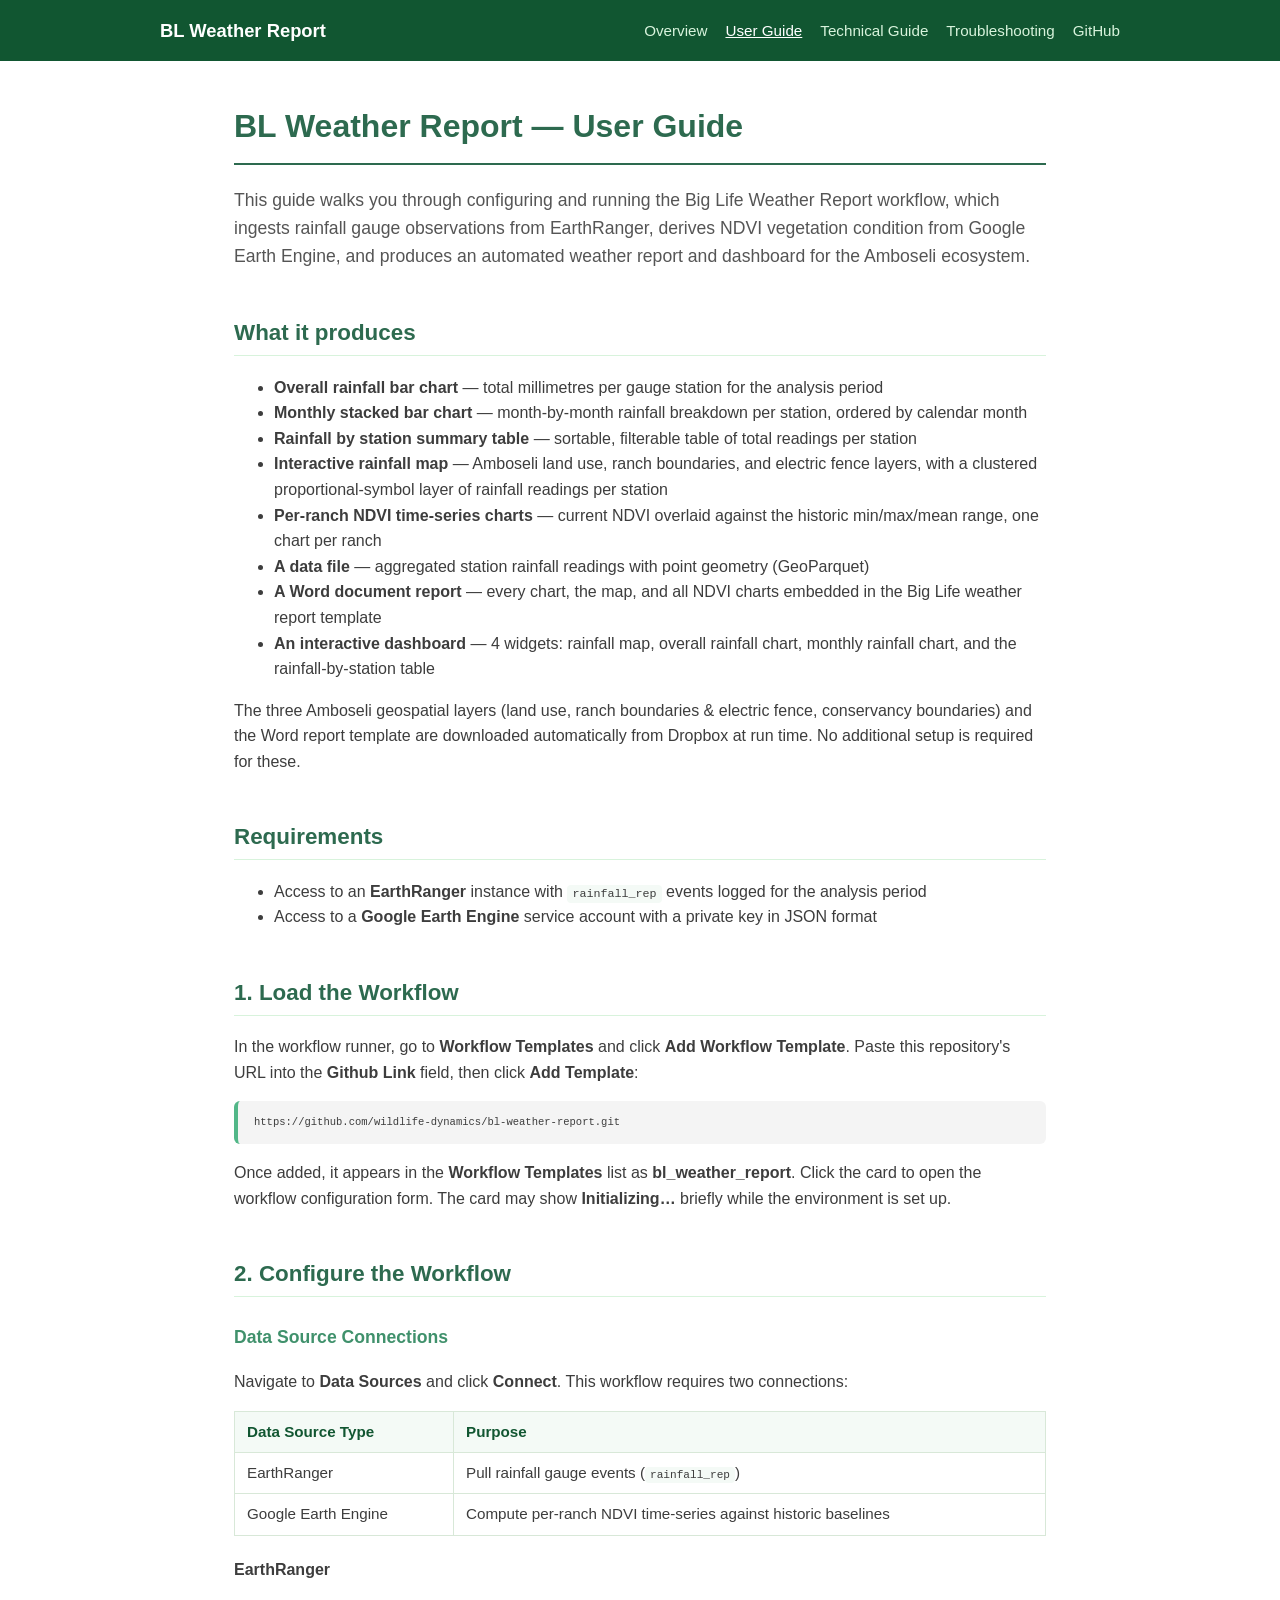
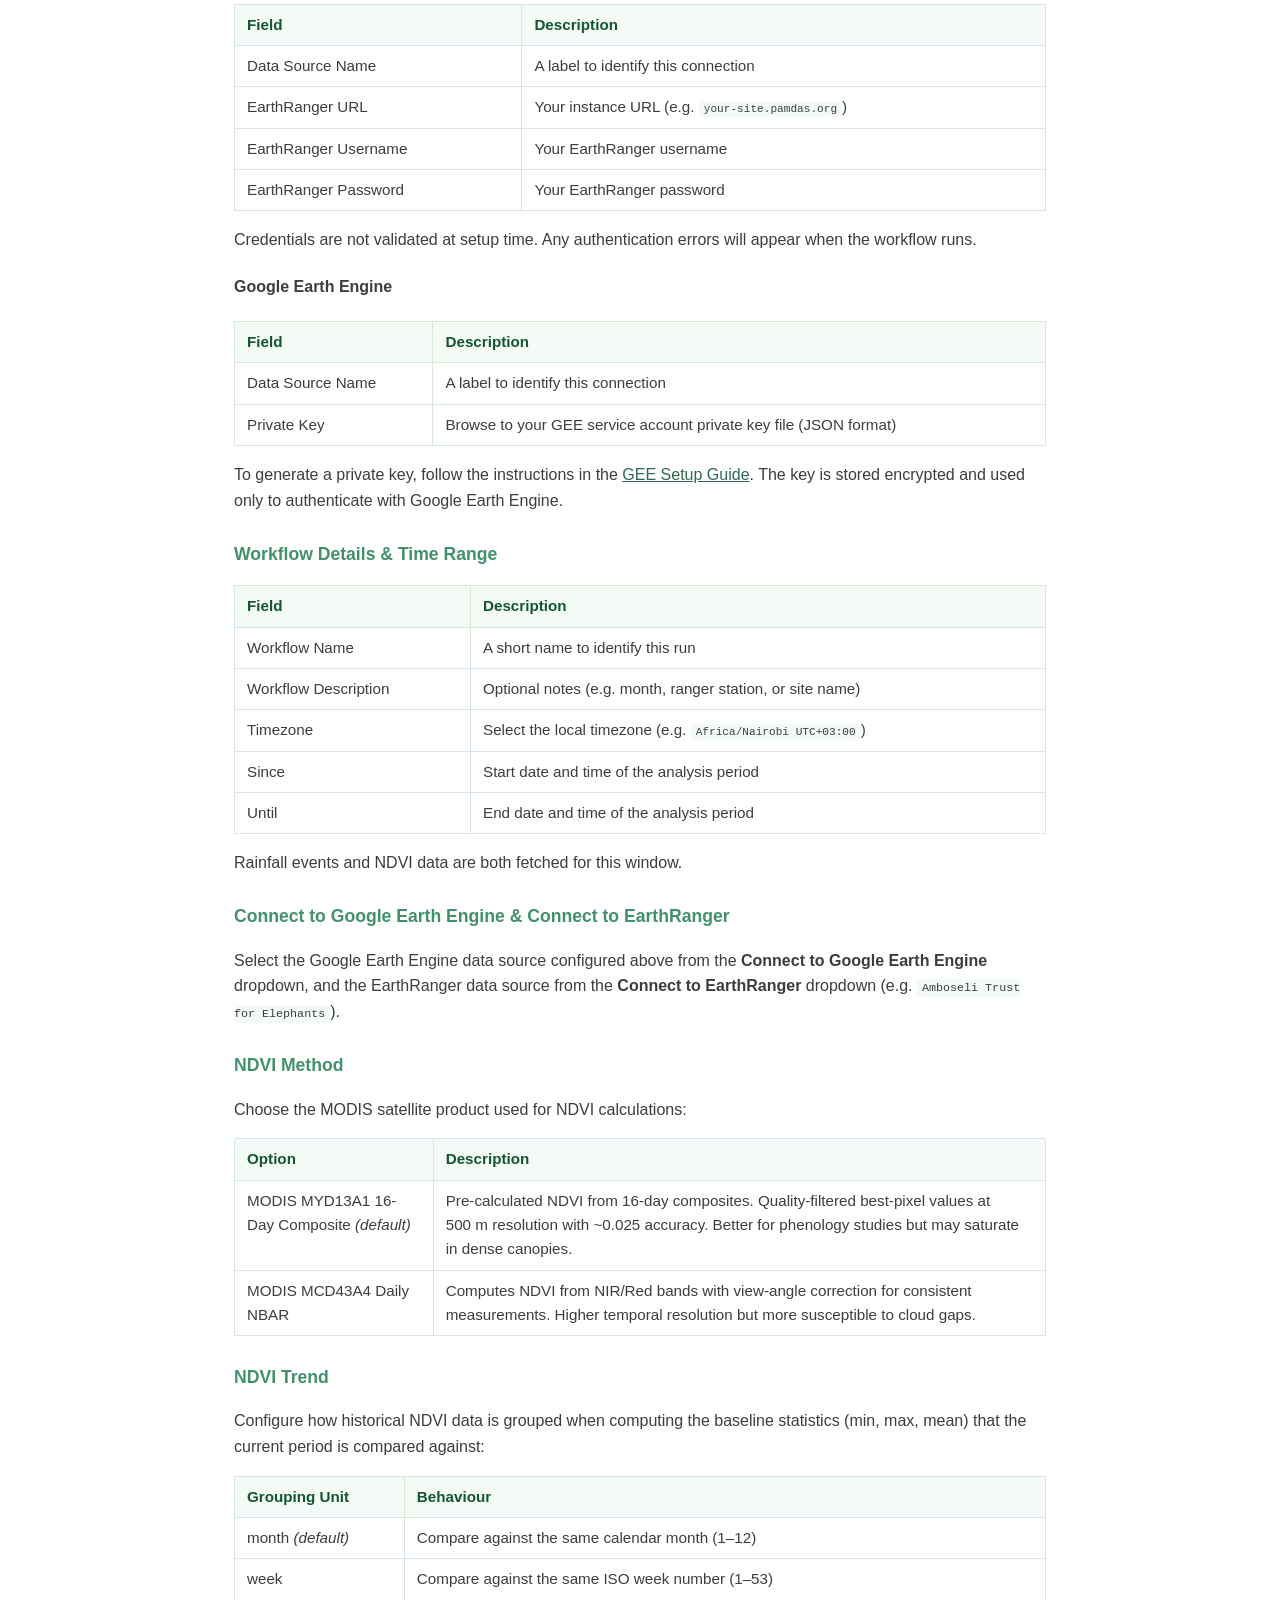
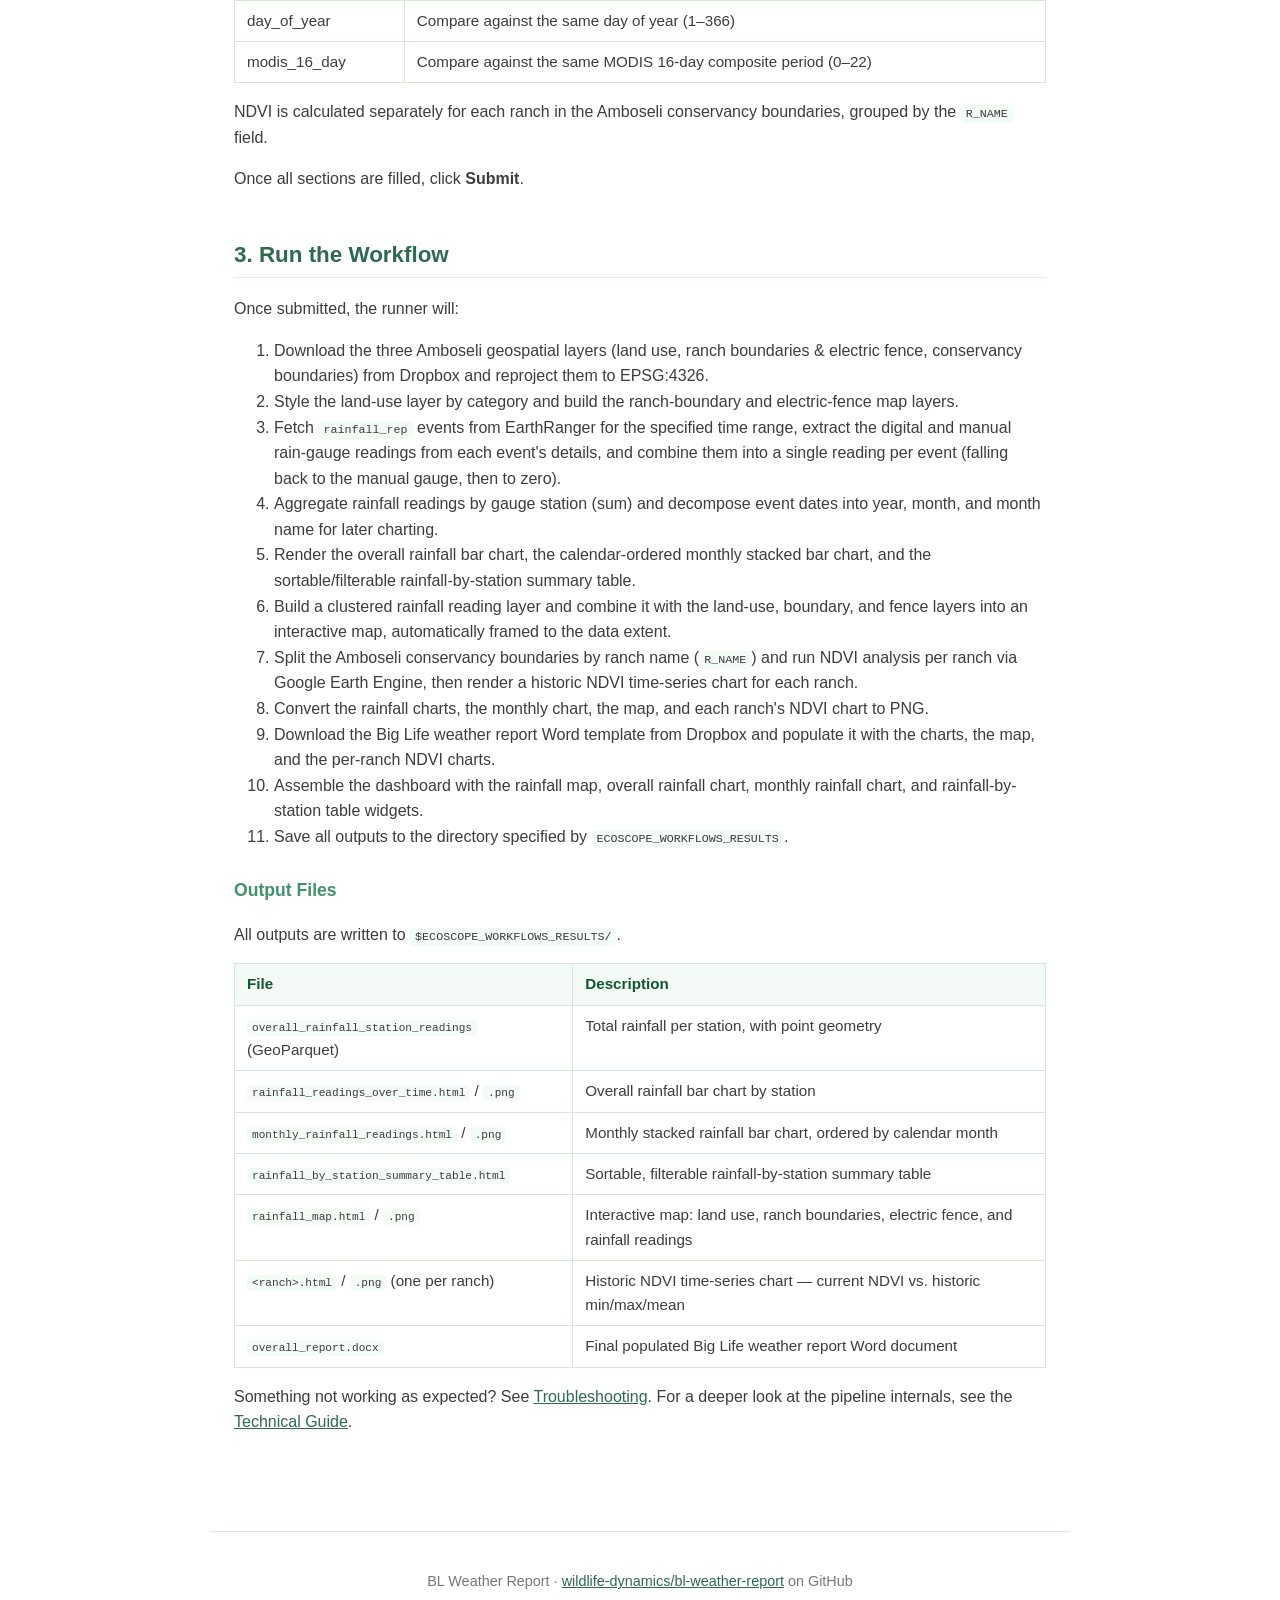
<file: docs/user-guide.html>
<!DOCTYPE html>
<html lang="en">
<head>
  <meta charset="utf-8" />
  <meta name="viewport" content="width=device-width, initial-scale=1.0" />
  <title>User Guide — BL Weather Report</title>
  <link rel="stylesheet" href="assets/style.css" />
</head>
<body>
  <header class="site-header">
    <div class="bar">
      <a class="brand" href="index.html">BL Weather Report</a>
      <nav>
        <a href="index.html">Overview</a>
        <a href="user-guide.html" class="active">User Guide</a>
        <a href="technical-guide.html">Technical Guide</a>
        <a href="troubleshooting.html">Troubleshooting</a>
        <a href="https://github.com/wildlife-dynamics/bl-weather-report">GitHub</a>
      </nav>
    </div>
  </header>

  <main>
    <h1>BL Weather Report &mdash; User Guide</h1>
    <p class="lede">This guide walks you through configuring and running the Big Life Weather Report workflow, which ingests rainfall gauge observations from EarthRanger, derives NDVI vegetation condition from Google Earth Engine, and produces an automated weather report and dashboard for the Amboseli ecosystem.</p>

    <h2>What it produces</h2>
    <ul>
      <li><strong>Overall rainfall bar chart</strong> &mdash; total millimetres per gauge station for the analysis period</li>
      <li><strong>Monthly stacked bar chart</strong> &mdash; month-by-month rainfall breakdown per station, ordered by calendar month</li>
      <li><strong>Rainfall by station summary table</strong> &mdash; sortable, filterable table of total readings per station</li>
      <li><strong>Interactive rainfall map</strong> &mdash; Amboseli land use, ranch boundaries, and electric fence layers, with a clustered proportional-symbol layer of rainfall readings per station</li>
      <li><strong>Per-ranch NDVI time-series charts</strong> &mdash; current NDVI overlaid against the historic min/max/mean range, one chart per ranch</li>
      <li><strong>A data file</strong> &mdash; aggregated station rainfall readings with point geometry (GeoParquet)</li>
      <li><strong>A Word document report</strong> &mdash; every chart, the map, and all NDVI charts embedded in the Big Life weather report template</li>
      <li><strong>An interactive dashboard</strong> &mdash; 4 widgets: rainfall map, overall rainfall chart, monthly rainfall chart, and the rainfall-by-station table</li>
    </ul>
    <p>The three Amboseli geospatial layers (land use, ranch boundaries &amp; electric fence, conservancy boundaries) and the Word report template are downloaded automatically from Dropbox at run time. No additional setup is required for these.</p>

    <h2>Requirements</h2>
    <ul>
      <li>Access to an <strong>EarthRanger</strong> instance with <code>rainfall_rep</code> events logged for the analysis period</li>
      <li>Access to a <strong>Google Earth Engine</strong> service account with a private key in JSON format</li>
    </ul>

    <h2 id="load">1. Load the Workflow</h2>
    <p>In the workflow runner, go to <strong>Workflow Templates</strong> and click <strong>Add Workflow Template</strong>. Paste this repository's URL into the <strong>Github Link</strong> field, then click <strong>Add Template</strong>:</p>
    <pre><code>https://github.com/wildlife-dynamics/bl-weather-report.git</code></pre>
    <p>Once added, it appears in the <strong>Workflow Templates</strong> list as <strong>bl_weather_report</strong>. Click the card to open the workflow configuration form. The card may show <strong>Initializing&hellip;</strong> briefly while the environment is set up.</p>

    <h2 id="configure">2. Configure the Workflow</h2>

    <h3 id="connection">Data Source Connections</h3>
    <p>Navigate to <strong>Data Sources</strong> and click <strong>Connect</strong>. This workflow requires two connections:</p>
    <table>
      <thead><tr><th>Data Source Type</th><th>Purpose</th></tr></thead>
      <tbody>
        <tr><td>EarthRanger</td><td>Pull rainfall gauge events (<code>rainfall_rep</code>)</td></tr>
        <tr><td>Google Earth Engine</td><td>Compute per-ranch NDVI time-series against historic baselines</td></tr>
      </tbody>
    </table>

    <h4>EarthRanger</h4>
    <table>
      <thead><tr><th>Field</th><th>Description</th></tr></thead>
      <tbody>
        <tr><td>Data Source Name</td><td>A label to identify this connection</td></tr>
        <tr><td>EarthRanger URL</td><td>Your instance URL (e.g. <code>your-site.pamdas.org</code>)</td></tr>
        <tr><td>EarthRanger Username</td><td>Your EarthRanger username</td></tr>
        <tr><td>EarthRanger Password</td><td>Your EarthRanger password</td></tr>
      </tbody>
    </table>
    <p>Credentials are not validated at setup time. Any authentication errors will appear when the workflow runs.</p>

    <h4>Google Earth Engine</h4>
    <table>
      <thead><tr><th>Field</th><th>Description</th></tr></thead>
      <tbody>
        <tr><td>Data Source Name</td><td>A label to identify this connection</td></tr>
        <tr><td>Private Key</td><td>Browse to your GEE service account private key file (JSON format)</td></tr>
      </tbody>
    </table>
    <p>To generate a private key, follow the instructions in the <a href="https://developers.google.com/earth-engine/guides/service_account">GEE Setup Guide</a>. The key is stored encrypted and used only to authenticate with Google Earth Engine.</p>

    <h3 id="workflow-details">Workflow Details &amp; Time Range</h3>
    <table>
      <thead><tr><th>Field</th><th>Description</th></tr></thead>
      <tbody>
        <tr><td>Workflow Name</td><td>A short name to identify this run</td></tr>
        <tr><td>Workflow Description</td><td>Optional notes (e.g. month, ranger station, or site name)</td></tr>
        <tr><td>Timezone</td><td>Select the local timezone (e.g. <code>Africa/Nairobi UTC+03:00</code>)</td></tr>
        <tr><td>Since</td><td>Start date and time of the analysis period</td></tr>
        <tr><td>Until</td><td>End date and time of the analysis period</td></tr>
      </tbody>
    </table>
    <p>Rainfall events and NDVI data are both fetched for this window.</p>

    <h3 id="gee-er">Connect to Google Earth Engine &amp; Connect to EarthRanger</h3>
    <p>Select the Google Earth Engine data source configured above from the <strong>Connect to Google Earth Engine</strong> dropdown, and the EarthRanger data source from the <strong>Connect to EarthRanger</strong> dropdown (e.g. <code>Amboseli Trust for Elephants</code>).</p>

    <h3 id="ndvi-method">NDVI Method</h3>
    <p>Choose the MODIS satellite product used for NDVI calculations:</p>
    <table>
      <thead><tr><th>Option</th><th>Description</th></tr></thead>
      <tbody>
        <tr><td>MODIS MYD13A1 16-Day Composite <em>(default)</em></td><td>Pre-calculated NDVI from 16-day composites. Quality-filtered best-pixel values at 500&nbsp;m resolution with ~0.025 accuracy. Better for phenology studies but may saturate in dense canopies.</td></tr>
        <tr><td>MODIS MCD43A4 Daily NBAR</td><td>Computes NDVI from NIR/Red bands with view-angle correction for consistent measurements. Higher temporal resolution but more susceptible to cloud gaps.</td></tr>
      </tbody>
    </table>

    <h3 id="ndvi-trend">NDVI Trend</h3>
    <p>Configure how historical NDVI data is grouped when computing the baseline statistics (min, max, mean) that the current period is compared against:</p>
    <table>
      <thead><tr><th>Grouping Unit</th><th>Behaviour</th></tr></thead>
      <tbody>
        <tr><td>month <em>(default)</em></td><td>Compare against the same calendar month (1&ndash;12)</td></tr>
        <tr><td>week</td><td>Compare against the same ISO week number (1&ndash;53)</td></tr>
        <tr><td>day_of_year</td><td>Compare against the same day of year (1&ndash;366)</td></tr>
        <tr><td>modis_16_day</td><td>Compare against the same MODIS 16-day composite period (0&ndash;22)</td></tr>
      </tbody>
    </table>
    <p>NDVI is calculated separately for each ranch in the Amboseli conservancy boundaries, grouped by the <code>R_NAME</code> field.</p>
    <p>Once all sections are filled, click <strong>Submit</strong>.</p>

    <h2 id="run">3. Run the Workflow</h2>
    <p>Once submitted, the runner will:</p>
    <ol>
      <li>Download the three Amboseli geospatial layers (land use, ranch boundaries &amp; electric fence, conservancy boundaries) from Dropbox and reproject them to EPSG:4326.</li>
      <li>Style the land-use layer by category and build the ranch-boundary and electric-fence map layers.</li>
      <li>Fetch <code>rainfall_rep</code> events from EarthRanger for the specified time range, extract the digital and manual rain-gauge readings from each event's details, and combine them into a single reading per event (falling back to the manual gauge, then to zero).</li>
      <li>Aggregate rainfall readings by gauge station (sum) and decompose event dates into year, month, and month name for later charting.</li>
      <li>Render the overall rainfall bar chart, the calendar-ordered monthly stacked bar chart, and the sortable/filterable rainfall-by-station summary table.</li>
      <li>Build a clustered rainfall reading layer and combine it with the land-use, boundary, and fence layers into an interactive map, automatically framed to the data extent.</li>
      <li>Split the Amboseli conservancy boundaries by ranch name (<code>R_NAME</code>) and run NDVI analysis per ranch via Google Earth Engine, then render a historic NDVI time-series chart for each ranch.</li>
      <li>Convert the rainfall charts, the monthly chart, the map, and each ranch's NDVI chart to PNG.</li>
      <li>Download the Big Life weather report Word template from Dropbox and populate it with the charts, the map, and the per-ranch NDVI charts.</li>
      <li>Assemble the dashboard with the rainfall map, overall rainfall chart, monthly rainfall chart, and rainfall-by-station table widgets.</li>
      <li>Save all outputs to the directory specified by <code>ECOSCOPE_WORKFLOWS_RESULTS</code>.</li>
    </ol>

    <h3 id="output-files">Output Files</h3>
    <p>All outputs are written to <code>$ECOSCOPE_WORKFLOWS_RESULTS/</code>.</p>
    <table>
      <thead><tr><th>File</th><th>Description</th></tr></thead>
      <tbody>
        <tr><td><code>overall_rainfall_station_readings</code> (GeoParquet)</td><td>Total rainfall per station, with point geometry</td></tr>
        <tr><td><code>rainfall_readings_over_time.html</code> / <code>.png</code></td><td>Overall rainfall bar chart by station</td></tr>
        <tr><td><code>monthly_rainfall_readings.html</code> / <code>.png</code></td><td>Monthly stacked rainfall bar chart, ordered by calendar month</td></tr>
        <tr><td><code>rainfall_by_station_summary_table.html</code></td><td>Sortable, filterable rainfall-by-station summary table</td></tr>
        <tr><td><code>rainfall_map.html</code> / <code>.png</code></td><td>Interactive map: land use, ranch boundaries, electric fence, and rainfall readings</td></tr>
        <tr><td><code>&lt;ranch&gt;.html</code> / <code>.png</code> (one per ranch)</td><td>Historic NDVI time-series chart &mdash; current NDVI vs. historic min/max/mean</td></tr>
        <tr><td><code>overall_report.docx</code></td><td>Final populated Big Life weather report Word document</td></tr>
      </tbody>
    </table>

    <p>Something not working as expected? See <a href="troubleshooting.html">Troubleshooting</a>. For a deeper look at the pipeline internals, see the <a href="technical-guide.html">Technical Guide</a>.</p>
  </main>

  <footer class="site-footer">
    <p>BL Weather Report &middot; <a href="https://github.com/wildlife-dynamics/bl-weather-report">wildlife-dynamics/bl-weather-report</a> on GitHub</p>
  </footer>
</body>
</html>
</file>
<file: docs/assets/style.css>
:root {
  --green-dark: #115631;
  --green-mid: #2d6a4f;
  --green-light: #d8f3dc;
  --green-pale: #f4faf6;
  --amber: #e7a553;
  --slate: #3d3d3d;
  --grey-border: #d8e8d8;
}

* { box-sizing: border-box; }

body {
  font-family: -apple-system, BlinkMacSystemFont, "Segoe UI", sans-serif;
  color: var(--slate);
  line-height: 1.6;
  margin: 0;
  background: #fff;
}

.site-header {
  background: var(--green-dark);
  color: #fff;
  padding: 0 24px;
}

.site-header .bar {
  max-width: 960px;
  margin: 0 auto;
  display: flex;
  align-items: center;
  justify-content: space-between;
  flex-wrap: wrap;
  padding: 16px 0;
  gap: 12px;
}

.site-header .brand {
  font-weight: 700;
  font-size: 1.15em;
  color: #fff;
  text-decoration: none;
}

.site-header nav {
  display: flex;
  gap: 18px;
  flex-wrap: wrap;
}

.site-header nav a {
  color: var(--green-light);
  text-decoration: none;
  font-size: 0.95em;
}

.site-header nav a:hover,
.site-header nav a.active {
  color: #fff;
  text-decoration: underline;
}

main {
  max-width: 860px;
  margin: 0 auto;
  padding: 40px 24px 80px;
}

h1 {
  font-size: 2em;
  border-bottom: 2px solid var(--green-mid);
  padding-bottom: 10px;
  color: var(--green-mid);
  margin-top: 0;
}

h2 {
  font-size: 1.4em;
  color: var(--green-mid);
  margin-top: 2em;
  border-bottom: 1px solid var(--green-light);
  padding-bottom: 4px;
}

h3 {
  font-size: 1.1em;
  color: #40916c;
  margin-top: 1.5em;
}

p.lede {
  font-size: 1.1em;
  color: #555;
}

a { color: var(--green-mid); }

img {
  max-width: 100%;
  border: 1px solid var(--grey-border);
  border-radius: 6px;
  margin: 16px 0;
  box-shadow: 0 2px 8px rgba(0,0,0,0.1);
}

pre {
  background: #f4f4f4;
  padding: 12px 16px;
  border-radius: 6px;
  font-size: 0.9em;
  overflow-x: auto;
  border-left: 4px solid #52b788;
}

code {
  background: var(--green-pale);
  padding: 2px 5px;
  border-radius: 4px;
  font-size: 0.9em;
}

pre code { background: none; padding: 0; }

table {
  border-collapse: collapse;
  width: 100%;
  margin: 16px 0;
  font-size: 0.95em;
}

th, td {
  border: 1px solid var(--grey-border);
  padding: 8px 12px;
  text-align: left;
  vertical-align: top;
}

th {
  background: var(--green-pale);
  color: var(--green-dark);
}

hr {
  border: none;
  border-top: 1px solid var(--grey-border);
  margin: 2em 0;
}

.card-grid {
  display: grid;
  grid-template-columns: repeat(auto-fit, minmax(220px, 1fr));
  gap: 16px;
  margin: 24px 0;
}

.card {
  border: 1px solid var(--grey-border);
  border-radius: 8px;
  padding: 18px 20px;
  text-decoration: none;
  color: var(--slate);
  background: var(--green-pale);
  transition: box-shadow 0.15s ease, transform 0.15s ease;
}

.card:hover {
  box-shadow: 0 4px 14px rgba(17, 86, 49, 0.15);
  transform: translateY(-2px);
}

.card h3 {
  margin-top: 0;
  color: var(--green-dark);
}

.card p {
  margin-bottom: 0;
  color: #555;
  font-size: 0.95em;
}

.badge {
  display: inline-block;
  background: var(--amber);
  color: #3d2b00;
  font-size: 0.75em;
  font-weight: 600;
  padding: 2px 8px;
  border-radius: 10px;
  margin-left: 8px;
  vertical-align: middle;
}

.error-block {
  border-left: 4px solid var(--amber);
  background: #fdf6ec;
  border-radius: 6px;
  padding: 4px 18px;
  margin: 18px 0;
}

.error-block .symptom {
  font-weight: 600;
  color: var(--green-dark);
}

.tb-controls {
  position: sticky;
  top: 0;
  background: #fff;
  padding: 16px 0 12px;
  margin-bottom: 4px;
  border-bottom: 1px solid var(--grey-border);
  z-index: 5;
}

.tb-search-input {
  width: 100%;
  font: inherit;
  font-size: 1em;
  padding: 10px 14px;
  border: 1px solid var(--grey-border);
  border-radius: 8px;
  background: var(--green-pale);
  color: var(--slate);
}

.tb-search-input:focus {
  outline: none;
  border-color: var(--green-mid);
  box-shadow: 0 0 0 3px rgba(45, 106, 79, 0.15);
}

.tb-chips {
  display: flex;
  flex-wrap: wrap;
  gap: 8px;
  margin-top: 12px;
}

.tb-chip {
  font: inherit;
  font-size: 0.85em;
  padding: 6px 12px;
  border: 1px solid var(--grey-border);
  border-radius: 999px;
  background: #fff;
  color: var(--slate);
  cursor: pointer;
}

.tb-chip:hover {
  border-color: var(--green-mid);
}

.tb-chip.active {
  background: var(--green-mid);
  border-color: var(--green-mid);
  color: #fff;
}

.tb-count {
  margin: 8px 0 0;
  font-size: 0.85em;
  color: #777;
  min-height: 1em;
}

.tb-no-results {
  color: #777;
  font-style: italic;
  padding: 12px 0;
}

.tb-category[hidden],
.error-block[hidden] {
  display: none;
}

footer.site-footer {
  max-width: 860px;
  margin: 0 auto;
  padding: 24px;
  color: #777;
  font-size: 0.9em;
  border-top: 1px solid var(--grey-border);
  text-align: center;
}

footer.site-footer a { color: var(--green-mid); }
</file>
